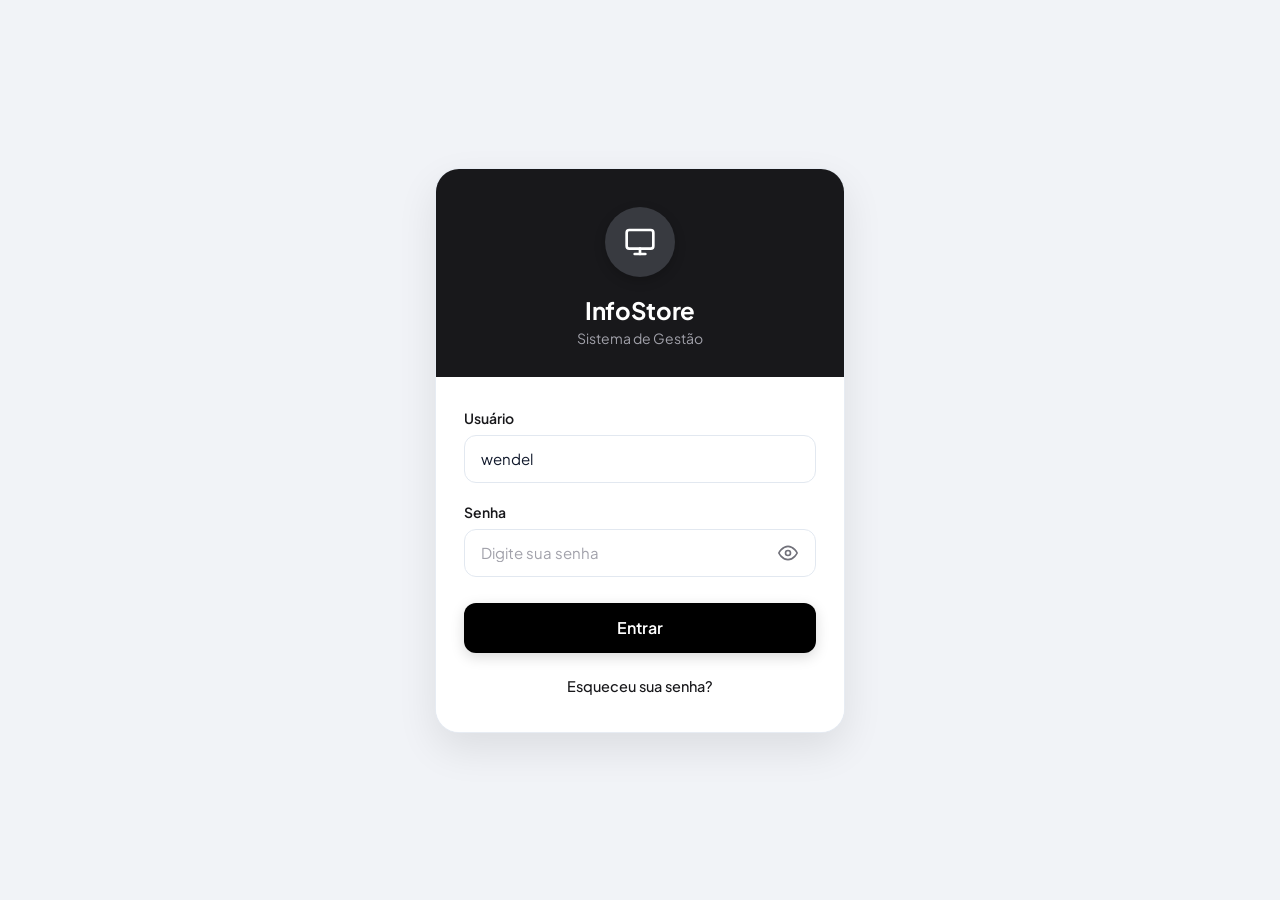
<file: index.html>
<!DOCTYPE html>
<html lang="pt-BR">
<head>
  <meta charset="UTF-8">
  <meta name="viewport" content="width=device-width, initial-scale=1.0">
  <title>InfoStore - Sistema de Gestão</title>
  <!-- Google Fonts -->
  <link rel="preconnect" href="https://fonts.googleapis.com">
  <link rel="preconnect" href="https://fonts.gstatic.com" crossorigin>
  <link href="https://fonts.googleapis.com/css2?family=Plus+Jakarta+Sans:wght@400;500;600;700&display=swap" rel="stylesheet">
  <!-- Folha de Estilos Externa -->
  <link rel="stylesheet" href="style.css">
</head>
<body>

  <!-- ========================================== -->
  <!-- TELA DE LOGIN                              -->
  <!-- ========================================== -->
  <div id="login-screen" class="view-screen active">
    <div class="login-container">
      <div class="login-card">
        
        <!-- Topo Escuro com Logo e Ícone -->
        <header class="login-header">
          <div class="header-icon-circle">
            <svg class="icon-monitor" viewBox="0 0 24 24" fill="none" stroke="currentColor" stroke-width="2" stroke-linecap="round" stroke-linejoin="round">
              <rect x="2" y="3" width="20" height="14" rx="2" ry="2"></rect>
              <line x1="8" y1="21" x2="16" y2="21"></line>
              <line x1="12" y1="17" x2="12" y2="21"></line>
            </svg>
          </div>
          <h1 class="brand-title">InfoStore</h1>
          <p class="brand-subtitle">Sistema de Gestão</p>
        </header>

        <!-- Corpo Branco com Formulário -->
        <main class="login-body">
          <form id="login-form" novalidate>
            
            <!-- Campo Usuário -->
            <div class="form-group">
              <label for="username-input" class="form-label">Usuário</label>
              <div class="input-wrapper">
                <input 
                  type="text" 
                  id="username-input" 
                  class="form-input" 
                  value="wendel" 
                  placeholder="Seu usuário" 
                  required
                  autocomplete="username"
                >
              </div>
            </div>

            <!-- Campo Senha -->
            <div class="form-group">
              <label for="password-input" class="form-label">Senha</label>
              <div class="input-wrapper password-wrapper">
                <input 
                  type="password" 
                  id="password-input" 
                  class="form-input" 
                  placeholder="Digite sua senha" 
                  required
                  autocomplete="current-password"
                >
                <button type="button" id="toggle-password-btn" class="toggle-password-btn" aria-label="Mostrar ou ocultar senha">
                  <svg id="eye-icon" class="icon-eye" viewBox="0 0 24 24" fill="none" stroke="currentColor" stroke-width="2" stroke-linecap="round" stroke-linejoin="round">
                    <path d="M1 12s4-8 11-8 11 8 11 8-4 8-11 8-11-8-11-8z"></path>
                    <circle cx="12" cy="12" r="3"></circle>
                  </svg>
                  <svg id="eye-off-icon" class="icon-eye hidden" viewBox="0 0 24 24" fill="none" stroke="currentColor" stroke-width="2" stroke-linecap="round" stroke-linejoin="round">
                    <path d="M17.94 17.94A10.07 10.07 0 0 1 12 20c-7 0-11-8-11-8a18.45 18.45 0 0 1 5.06-5.94M9.9 4.24A9.12 9.12 0 0 1 12 4c7 0 11 8 11 8a18.5 18.5 0 0 1-2.16 3.19m-6.72-1.07a3 3 0 1 1-4.24-4.24"></path>
                    <line x1="1" y1="1" x2="23" y2="23"></line>
                  </svg>
                </button>
              </div>
            </div>

            <!-- Botão Entrar -->
            <button type="submit" class="btn-primary" id="btn-login">
              <span>Entrar</span>
            </button>

            <!-- Link Esqueceu a Senha -->
            <div class="forgot-password-box">
              <button type="button" id="forgot-password-link" class="link-forgot-password">
                Esqueceu sua senha?
              </button>
            </div>
          </form>
        </main>

      </div>
    </div>
  </div>


  <!-- ========================================== -->
  <!-- APLICAÇÃO PRINCIPAL (DASHBOARD & TELAS)   -->
  <!-- ========================================== -->
  <div id="app-screen" class="view-screen">
    
    <!-- Backdrop do Menu Lateral para Mobile -->
    <div id="sidebar-backdrop" class="sidebar-backdrop"></div>

    <div class="app-layout">
      
      <!-- MENU LATERAL / SIDEBAR -->
      <aside id="app-sidebar" class="app-sidebar">
        <div class="sidebar-header">
          <div class="sidebar-brand">
            <svg class="icon-brand" viewBox="0 0 24 24" fill="none" stroke="currentColor" stroke-width="2" stroke-linecap="round" stroke-linejoin="round">
              <rect x="2" y="3" width="20" height="14" rx="2" ry="2"></rect>
              <line x1="8" y1="21" x2="16" y2="21"></line>
              <line x1="12" y1="17" x2="12" y2="21"></line>
            </svg>
            <span class="brand-name">InfoStore</span>
          </div>
          <button id="close-sidebar-btn" class="close-sidebar-btn" aria-label="Fechar menu">
            <svg viewBox="0 0 24 24" fill="none" stroke="currentColor" stroke-width="2" stroke-linecap="round" stroke-linejoin="round">
              <line x1="18" y1="6" x2="6" y2="18"></line>
              <line x1="6" y1="6" x2="18" y2="18"></line>
            </svg>
          </button>
        </div>

        <nav class="sidebar-nav">
          <ul class="nav-list">
            <li>
              <button class="nav-item active" data-target="dashboard-view">
                <svg class="nav-icon" viewBox="0 0 24 24" fill="none" stroke="currentColor" stroke-width="2" stroke-linecap="round" stroke-linejoin="round">
                  <line x1="18" y1="20" x2="18" y2="10"></line>
                  <line x1="12" y1="20" x2="12" y2="4"></line>
                  <line x1="6" y1="20" x2="6" y2="14"></line>
                </svg>
                <span>Dashboard</span>
              </button>
            </li>
            <li>
              <button class="nav-item" data-target="clientes-view">
                <svg class="nav-icon" viewBox="0 0 24 24" fill="none" stroke="currentColor" stroke-width="2" stroke-linecap="round" stroke-linejoin="round">
                  <path d="M17 21v-2a4 4 0 0 0-4-4H5a4 4 0 0 0-4 4v2"></path>
                  <circle cx="9" cy="7" r="4"></circle>
                  <path d="M23 21v-2a4 4 0 0 0-3-3.87"></path>
                  <path d="M16 3.13a4 4 0 0 1 0 7.75"></path>
                </svg>
                <span>Clientes</span>
              </button>
            </li>
            <li>
              <button class="nav-item" data-target="produtos-view">
                <svg class="nav-icon" viewBox="0 0 24 24" fill="none" stroke="currentColor" stroke-width="2" stroke-linecap="round" stroke-linejoin="round">
                  <path d="M21 16V8a2 2 0 0 0-1-1.73l-7-4a2 2 0 0 0-2 0l-7 4A2 2 0 0 0 3 8v8a2 2 0 0 0 1 1.73l7 4a2 2 0 0 0 2 0l7-4A2 2 0 0 0 21 16z"></path>
                  <polyline points="3.27 6.96 12 12.01 20.73 6.96"></polyline>
                  <line x1="12" y1="22.08" x2="12" y2="12"></line>
                </svg>
                <span>Produtos</span>
              </button>
            </li>
            <li>
              <button class="nav-item" data-target="fornecedores-view">
                <svg class="nav-icon" viewBox="0 0 24 24" fill="none" stroke="currentColor" stroke-width="2" stroke-linecap="round" stroke-linejoin="round">
                  <rect x="1" y="3" width="15" height="13"></rect>
                  <polygon points="16 8 20 8 23 11 23 16 16 16 16 8"></polygon>
                  <circle cx="5.5" cy="18.5" r="2.5"></circle>
                  <circle cx="18.5" cy="18.5" r="2.5"></circle>
                </svg>
                <span>Fornecedores</span>
              </button>
            </li>
            <li>
              <button class="nav-item" data-target="vendas-view">
                <svg class="nav-icon" viewBox="0 0 24 24" fill="none" stroke="currentColor" stroke-width="2" stroke-linecap="round" stroke-linejoin="round">
                  <path d="M6 2L3 6v14a2 2 0 0 0 2 2h14a2 2 0 0 0 2-2V6l-3-4z"></path>
                  <line x1="3" y1="6" x2="21" y2="6"></line>
                  <path d="M16 10a4 4 0 0 1-8 0"></path>
                </svg>
                <span>Vendas</span>
              </button>
            </li>
          </ul>
        </nav>

        <div class="sidebar-footer">
          <button id="logout-btn" class="nav-item btn-logout">
            <svg class="nav-icon" viewBox="0 0 24 24" fill="none" stroke="currentColor" stroke-width="2" stroke-linecap="round" stroke-linejoin="round">
              <path d="M9 21H5a2 2 0 0 1-2-2V5a2 2 0 0 1 2-2h4"></path>
              <polyline points="16 17 21 12 16 7"></polyline>
              <line x1="21" y1="12" x2="9" y2="12"></line>
            </svg>
            <span>Sair</span>
          </button>
        </div>
      </aside>

      <!-- CONTEÚDO PRINCIPAL -->
      <div class="main-wrapper">
        
        <!-- BARRA SUPERIOR (HEADER) -->
        <header class="app-topbar">
          <div class="topbar-left">
            <button id="menu-toggle-btn" class="menu-toggle-btn" aria-label="Abrir menu">
              <svg viewBox="0 0 24 24" fill="none" stroke="currentColor" stroke-width="2" stroke-linecap="round" stroke-linejoin="round">
                <line x1="3" y1="12" x2="21" y2="12"></line>
                <line x1="3" y1="6" x2="21" y2="6"></line>
                <line x1="3" y1="18" x2="21" y2="18"></line>
              </svg>
            </button>
            <h2 id="current-page-title" class="current-page-title">Dashboard</h2>
          </div>

          <div class="topbar-right">
            <button id="theme-toggle" class="theme-icon-btn" title="Alternar visualização rápida de Login/Sistema">
              <svg viewBox="0 0 24 24" fill="none" stroke="currentColor" stroke-width="2" stroke-linecap="round" stroke-linejoin="round">
                <path d="M15 3h4a2 2 0 0 1 2 2v14a2 2 0 0 1-2 2h-4"></path>
                <polyline points="10 17 15 12 10 7"></polyline>
                <line x1="15" y1="12" x2="3" y2="12"></line>
              </svg>
            </button>
            <div class="user-avatar" title="Wendel (Administrador)">
              <span>A</span>
            </div>
          </div>
        </header>

        <!-- ÁREA DOS CONTEÚDOS DAS PÁGINAS -->
        <main class="page-content">

          <!-- 1. SEÇÃO DASHBOARD -->
          <section id="dashboard-view" class="content-section active">
            
            <!-- Cards de Métricas Principais (Grid de 4) -->
            <div class="metrics-grid">
              
              <!-- Card Clientes -->
              <div class="metric-card">
                <div class="metric-icon-wrap icon-purple">
                  <svg viewBox="0 0 24 24" fill="none" stroke="currentColor" stroke-width="2" stroke-linecap="round" stroke-linejoin="round">
                    <path d="M17 21v-2a4 4 0 0 0-4-4H5a4 4 0 0 0-4 4v2"></path>
                    <circle cx="9" cy="7" r="4"></circle>
                    <path d="M23 21v-2a4 4 0 0 0-3-3.87"></path>
                    <path d="M16 3.13a4 4 0 0 1 0 7.75"></path>
                  </svg>
                </div>
                <div class="metric-value">5</div>
                <div class="metric-label">Clientes</div>
              </div>

              <!-- Card Produtos -->
              <div class="metric-card">
                <div class="metric-icon-wrap icon-teal">
                  <svg viewBox="0 0 24 24" fill="none" stroke="currentColor" stroke-width="2" stroke-linecap="round" stroke-linejoin="round">
                    <path d="M21 16V8a2 2 0 0 0-1-1.73l-7-4a2 2 0 0 0-2 0l-7 4A2 2 0 0 0 3 8v8a2 2 0 0 0 1 1.73l7 4a2 2 0 0 0 2 0l7-4A2 2 0 0 0 21 16z"></path>
                    <polyline points="3.27 6.96 12 12.01 20.73 6.96"></polyline>
                    <line x1="12" y1="22.08" x2="12" y2="12"></line>
                  </svg>
                </div>
                <div class="metric-value">5</div>
                <div class="metric-label">Produtos</div>
              </div>

              <!-- Card Vendas -->
              <div class="metric-card">
                <div class="metric-icon-wrap icon-indigo">
                  <svg viewBox="0 0 24 24" fill="none" stroke="currentColor" stroke-width="2" stroke-linecap="round" stroke-linejoin="round">
                    <rect x="2" y="4" width="20" height="16" rx="2"></rect>
                    <line x1="2" y1="10" x2="22" y2="10"></line>
                  </svg>
                </div>
                <div class="metric-value">3</div>
                <div class="metric-label">Vendas</div>
              </div>

              <!-- Card Receita -->
              <div class="metric-card">
                <div class="metric-icon-wrap icon-amber">
                  <svg viewBox="0 0 24 24" fill="none" stroke="currentColor" stroke-width="2" stroke-linecap="round" stroke-linejoin="round">
                    <line x1="12" y1="1" x2="12" y2="23"></line>
                    <path d="M17 5H9.5a3.5 3.5 0 0 0 0 7h5a3.5 3.5 0 0 1 0 7H6"></path>
                  </svg>
                </div>
                <div class="metric-value">R$ 8.4k</div>
                <div class="metric-label">Receita</div>
              </div>

            </div>

            <!-- Gráfico: Vendas — últimos 12 meses -->
            <div class="dashboard-card chart-card">
              <div class="card-header">
                <div>
                  <h3 class="card-title">Vendas — últimos 12 meses</h3>
                  <p class="card-subtitle">Receita acumulada em R$</p>
                </div>
                <div class="chart-badges">
                  <span class="badge-growth">+24.8% no ano</span>
                </div>
              </div>

              <!-- Área SVG Interativa do Gráfico -->
              <div class="chart-container" id="sales-chart-container">
                <svg id="sales-chart" viewBox="0 0 600 180" preserveAspectRatio="none">
                  <defs>
                    <linearGradient id="chartGradient" x1="0" y1="0" x2="0" y2="1">
                      <stop offset="0%" stop-color="#6366f1" stop-opacity="0.38"/>
                      <stop offset="60%" stop-color="#818cf8" stop-opacity="0.12"/>
                      <stop offset="100%" stop-color="#6366f1" stop-opacity="0.0"/>
                    </linearGradient>
                  </defs>

                  <!-- Área preenchida -->
                  <polygon 
                    id="chart-area" 
                    fill="url(#chartGradient)" 
                    points="20,150 70,128 120,142 170,118 220,135 270,110 320,126 370,88 420,102 470,74 520,90 570,55 570,170 20,170"
                  />

                  <!-- Linha do gráfico -->
                  <polyline 
                    id="chart-line" 
                    fill="none" 
                    stroke="#5b57d6" 
                    stroke-width="3" 
                    stroke-linecap="round" 
                    stroke-linejoin="round"
                    points="20,150 70,128 120,142 170,118 220,135 270,110 320,126 370,88 420,102 470,74 520,90 570,55"
                  />

                  <!-- Pontos interativos -->
                  <g id="chart-points" class="chart-points-group"></g>
                </svg>

                <!-- Tooltip dinâmico do gráfico -->
                <div id="chart-tooltip" class="chart-tooltip"></div>
              </div>

              <!-- Meses no rodapé do gráfico -->
              <div class="chart-months">
                <span>Jan</span><span>Fev</span><span>Mar</span><span>Abr</span>
                <span>Mai</span><span>Jun</span><span>Jul</span><span>Ago</span>
                <span>Set</span><span>Out</span><span>Nov</span><span>Dez</span>
              </div>
            </div>

            <!-- Card: Últimas vendas -->
            <div class="dashboard-card recent-sales-card">
              <div class="card-header">
                <h3 class="card-title">Últimas vendas</h3>
                <button class="btn-text-action" onclick="appNavigation.switchTab('vendas-view')">Ver todas</button>
              </div>

              <div class="sales-list">
                
                <div class="sale-item">
                  <div class="sale-info">
                    <span class="sale-customer">Ana Souza</span>
                    <span class="sale-date">15/05/2024</span>
                  </div>
                  <div class="sale-meta">
                    <span class="sale-amount">R$ 3299.90</span>
                    <span class="status-badge badge-completed">Concluída</span>
                  </div>
                </div>

                <div class="sale-item">
                  <div class="sale-info">
                    <span class="sale-customer">Bruno Lima</span>
                    <span class="sale-date">16/05/2024</span>
                  </div>
                  <div class="sale-meta">
                    <span class="sale-amount">R$ 3799.80</span>
                    <span class="status-badge badge-completed">Concluída</span>
                  </div>
                </div>

                <div class="sale-item">
                  <div class="sale-info">
                    <span class="sale-customer">Diego Nunes</span>
                    <span class="sale-date">17/05/2024</span>
                  </div>
                  <div class="sale-meta">
                    <span class="sale-amount">R$ 349.90</span>
                    <span class="status-badge badge-pending">Pendente</span>
                  </div>
                </div>

                <div class="sale-item">
                  <div class="sale-info">
                    <span class="sale-customer">Elena Prado</span>
                    <span class="sale-date">18/05/2024</span>
                  </div>
                  <div class="sale-meta">
                    <span class="sale-amount">R$ 1289.70</span>
                    <span class="status-badge badge-completed">Concluída</span>
                  </div>
                </div>

              </div>
            </div>

            <!-- Card: Produtos com estoque baixo -->
            <div class="dashboard-card low-stock-card">
              <div class="card-header">
                <h3 class="card-title">Produtos com estoque baixo</h3>
                <span class="card-chip">5 alertas</span>
              </div>

              <div class="table-responsive">
                <table class="custom-table">
                  <thead>
                    <tr>
                      <th>PRODUTO</th>
                      <th>CATEGORIA</th>
                      <th>ESTOQUE</th>
                      <th>STATUS</th>
                    </tr>
                  </thead>
                  <tbody>
                    <tr>
                      <td class="font-medium">Notebook Dell Inspiron</td>
                      <td class="text-secondary">Notebooks</td>
                      <td><span class="stock-pill stock-warning">12</span></td>
                      <td><span class="status-badge badge-active">Ativo</span></td>
                    </tr>
                    <tr>
                      <td class="font-medium">Monitor LG 27" 4K</td>
                      <td class="text-secondary">Monitores</td>
                      <td><span class="stock-pill stock-danger">8</span></td>
                      <td><span class="status-badge badge-active">Ativo</span></td>
                    </tr>
                    <tr>
                      <td class="font-medium">Teclado Mecânico Redragon</td>
                      <td class="text-secondary">Periféricos</td>
                      <td><span class="stock-pill stock-warning">25</span></td>
                      <td><span class="status-badge badge-active">Ativo</span></td>
                    </tr>
                    <tr>
                      <td class="font-medium">Mouse Logitech MX Master</td>
                      <td class="text-secondary">Periféricos</td>
                      <td><span class="stock-pill stock-critical">0</span></td>
                      <td><span class="status-badge badge-inactive">Inativo</span></td>
                    </tr>
                    <tr>
                      <td class="font-medium">SSD Kingston 1TB</td>
                      <td class="text-secondary">Armazenamento</td>
                      <td><span class="stock-pill stock-safe">30</span></td>
                      <td><span class="status-badge badge-active">Ativo</span></td>
                    </tr>
                  </tbody>
                </table>
              </div>
            </div>

          </section>

          <!-- 2. SEÇÃO CLIENTES -->
          <section id="clientes-view" class="content-section">
            <div class="section-top-actions">
              <div class="search-box">
                <svg viewBox="0 0 24 24" fill="none" stroke="currentColor" stroke-width="2">
                  <circle cx="11" cy="11" r="8"></circle>
                  <line x1="21" y1="21" x2="16.65" y2="16.65"></line>
                </svg>
                <input type="text" id="filter-clientes" placeholder="Buscar cliente por nome ou email...">
              </div>
              <button class="btn-primary-action" onclick="appModal.open('cliente')">
                <span>+ Novo Cliente</span>
              </button>
            </div>

            <div class="dashboard-card">
              <div class="table-responsive">
                <table class="custom-table" id="clientes-table">
                  <thead>
                    <tr>
                      <th>NOME</th>
                      <th>EMAIL</th>
                      <th>TELEFONE</th>
                      <th>CIDADE</th>
                      <th>STATUS</th>
                    </tr>
                  </thead>
                  <tbody>
                    <tr>
                      <td class="font-medium">Ana Souza</td>
                      <td class="text-secondary">ana.souza@email.com</td>
                      <td>(11) 98765-4321</td>
                      <td>São Paulo - SP</td>
                      <td><span class="status-badge badge-active">Ativo</span></td>
                    </tr>
                    <tr>
                      <td class="font-medium">Bruno Lima</td>
                      <td class="text-secondary">bruno.lima@email.com</td>
                      <td>(21) 99123-4567</td>
                      <td>Rio de Janeiro - RJ</td>
                      <td><span class="status-badge badge-active">Ativo</span></td>
                    </tr>
                    <tr>
                      <td class="font-medium">Diego Nunes</td>
                      <td class="text-secondary">diego.nunes@email.com</td>
                      <td>(31) 98234-5678</td>
                      <td>Belo Horizonte - MG</td>
                      <td><span class="status-badge badge-active">Ativo</span></td>
                    </tr>
                    <tr>
                      <td class="font-medium">Elena Prado</td>
                      <td class="text-secondary">elena.prado@email.com</td>
                      <td>(41) 97345-6789</td>
                      <td>Curitiba - PR</td>
                      <td><span class="status-badge badge-active">Ativo</span></td>
                    </tr>
                    <tr>
                      <td class="font-medium">Carlos Eduardo</td>
                      <td class="text-secondary">carlos.edu@email.com</td>
                      <td>(19) 98456-7890</td>
                      <td>Campinas - SP</td>
                      <td><span class="status-badge badge-inactive">Inativo</span></td>
                    </tr>
                  </tbody>
                </table>
              </div>
            </div>
          </section>

          <!-- 3. SEÇÃO PRODUTOS -->
          <section id="produtos-view" class="content-section">
            <div class="section-top-actions">
              <div class="search-box">
                <svg viewBox="0 0 24 24" fill="none" stroke="currentColor" stroke-width="2">
                  <circle cx="11" cy="11" r="8"></circle>
                  <line x1="21" y1="21" x2="16.65" y2="16.65"></line>
                </svg>
                <input type="text" id="filter-produtos" placeholder="Buscar produto ou categoria...">
              </div>
              <button class="btn-primary-action" onclick="appModal.open('produto')">
                <span>+ Novo Produto</span>
              </button>
            </div>

            <div class="dashboard-card">
              <div class="table-responsive">
                <table class="custom-table" id="produtos-table">
                  <thead>
                    <tr>
                      <th>PRODUTO</th>
                      <th>CATEGORIA</th>
                      <th>PREÇO</th>
                      <th>ESTOQUE</th>
                      <th>STATUS</th>
                    </tr>
                  </thead>
                  <tbody>
                    <tr>
                      <td class="font-medium">Notebook Dell Inspiron</td>
                      <td class="text-secondary">Notebooks</td>
                      <td class="font-medium">R$ 3.899,00</td>
                      <td><span class="stock-pill stock-warning">12 un</span></td>
                      <td><span class="status-badge badge-active">Ativo</span></td>
                    </tr>
                    <tr>
                      <td class="font-medium">Monitor LG 27" 4K</td>
                      <td class="text-secondary">Monitores</td>
                      <td class="font-medium">R$ 1.949,00</td>
                      <td><span class="stock-pill stock-danger">8 un</span></td>
                      <td><span class="status-badge badge-active">Ativo</span></td>
                    </tr>
                    <tr>
                      <td class="font-medium">Teclado Mecânico Redragon</td>
                      <td class="text-secondary">Periféricos</td>
                      <td class="font-medium">R$ 289,90</td>
                      <td><span class="stock-pill stock-warning">25 un</span></td>
                      <td><span class="status-badge badge-active">Ativo</span></td>
                    </tr>
                    <tr>
                      <td class="font-medium">Mouse Logitech MX Master</td>
                      <td class="text-secondary">Periféricos</td>
                      <td class="font-medium">R$ 499,00</td>
                      <td><span class="stock-pill stock-critical">0 un</span></td>
                      <td><span class="status-badge badge-inactive">Inativo</span></td>
                    </tr>
                    <tr>
                      <td class="font-medium">SSD Kingston 1TB NVMe</td>
                      <td class="text-secondary">Armazenamento</td>
                      <td class="font-medium">R$ 389,00</td>
                      <td><span class="stock-pill stock-safe">30 un</span></td>
                      <td><span class="status-badge badge-active">Ativo</span></td>
                    </tr>
                  </tbody>
                </table>
              </div>
            </div>
          </section>

          <!-- 4. SEÇÃO FORNECEDORES -->
          <section id="fornecedores-view" class="content-section">
            <div class="section-top-actions">
              <div class="search-box">
                <svg viewBox="0 0 24 24" fill="none" stroke="currentColor" stroke-width="2">
                  <circle cx="11" cy="11" r="8"></circle>
                  <line x1="21" y1="21" x2="16.65" y2="16.65"></line>
                </svg>
                <input type="text" id="filter-fornecedores" placeholder="Buscar fornecedor...">
              </div>
              <button class="btn-primary-action" onclick="appModal.open('fornecedor')">
                <span>+ Novo Fornecedor</span>
              </button>
            </div>

            <div class="dashboard-card">
              <div class="table-responsive">
                <table class="custom-table" id="fornecedores-table">
                  <thead>
                    <tr>
                      <th>EMPRESA</th>
                      <th>SEGMENTO</th>
                      <th>CONTATO</th>
                      <th>CNPJ</th>
                      <th>STATUS</th>
                    </tr>
                  </thead>
                  <tbody>
                    <tr>
                      <td class="font-medium">Dell Computadores do Brasil</td>
                      <td class="text-secondary">Notebooks e PCs</td>
                      <td>suporte@dell.com.br</td>
                      <td>72.381.189/0001-10</td>
                      <td><span class="status-badge badge-active">Ativo</span></td>
                    </tr>
                    <tr>
                      <td class="font-medium">LG Electronics Brasil</td>
                      <td class="text-secondary">Monitores e Displays</td>
                      <td>comercial@lge.com.br</td>
                      <td>01.166.372/0008-21</td>
                      <td><span class="status-badge badge-active">Ativo</span></td>
                    </tr>
                    <tr>
                      <td class="font-medium">Redragon Gaming Brasil</td>
                      <td class="text-secondary">Periféricos Gamer</td>
                      <td>vendas@redragon.com.br</td>
                      <td>33.456.789/0001-44</td>
                      <td><span class="status-badge badge-active">Ativo</span></td>
                    </tr>
                    <tr>
                      <td class="font-medium">Kingston Technology</td>
                      <td class="text-secondary">Memórias & SSDs</td>
                      <td>contato@kingston.com</td>
                      <td>12.789.456/0002-99</td>
                      <td><span class="status-badge badge-active">Ativo</span></td>
                    </tr>
                  </tbody>
                </table>
              </div>
            </div>
          </section>

          <!-- 5. SEÇÃO VENDAS -->
          <section id="vendas-view" class="content-section">
            <div class="section-top-actions">
              <div class="search-box">
                <svg viewBox="0 0 24 24" fill="none" stroke="currentColor" stroke-width="2">
                  <circle cx="11" cy="11" r="8"></circle>
                  <line x1="21" y1="21" x2="16.65" y2="16.65"></line>
                </svg>
                <input type="text" id="filter-vendas" placeholder="Buscar venda por cliente ou ID...">
              </div>
              <button class="btn-primary-action" onclick="appModal.open('venda')">
                <span>+ Registrar Venda</span>
              </button>
            </div>

            <div class="dashboard-card">
              <div class="table-responsive">
                <table class="custom-table" id="vendas-table">
                  <thead>
                    <tr>
                      <th>PEDIDO</th>
                      <th>CLIENTE</th>
                      <th>DATA</th>
                      <th>VALOR</th>
                      <th>STATUS</th>
                    </tr>
                  </thead>
                  <tbody>
                    <tr>
                      <td class="font-medium">#VD-1049</td>
                      <td>Ana Souza</td>
                      <td class="text-secondary">15/05/2024</td>
                      <td class="font-medium">R$ 3.299,90</td>
                      <td><span class="status-badge badge-completed">Concluída</span></td>
                    </tr>
                    <tr>
                      <td class="font-medium">#VD-1050</td>
                      <td>Bruno Lima</td>
                      <td class="text-secondary">16/05/2024</td>
                      <td class="font-medium">R$ 3.799,80</td>
                      <td><span class="status-badge badge-completed">Concluída</span></td>
                    </tr>
                    <tr>
                      <td class="font-medium">#VD-1051</td>
                      <td>Diego Nunes</td>
                      <td class="text-secondary">17/05/2024</td>
                      <td class="font-medium">R$ 349,90</td>
                      <td><span class="status-badge badge-pending">Pendente</span></td>
                    </tr>
                    <tr>
                      <td class="font-medium">#VD-1052</td>
                      <td>Elena Prado</td>
                      <td class="text-secondary">18/05/2024</td>
                      <td class="font-medium">R$ 1.289,70</td>
                      <td><span class="status-badge badge-completed">Concluída</span></td>
                    </tr>
                  </tbody>
                </table>
              </div>
            </div>
          </section>

        </main>
      </div>

    </div>
  </div>


  <!-- ========================================== -->
  <!-- MODAL GENÉRICO / NOTIFICAÇÃO               -->
  <!-- ========================================== -->
  <div id="app-modal" class="modal-overlay">
    <div class="modal-card">
      <div class="modal-header">
        <h4 id="modal-title">Novo Registro</h4>
        <button id="modal-close-btn" class="modal-close" aria-label="Fechar">✕</button>
      </div>
      <div class="modal-body" id="modal-body">
        <p>Preencha os campos para cadastrar um novo item no sistema:</p>
        <div class="form-group" style="margin-top: 14px;">
          <label class="form-label">Identificação / Nome</label>
          <input type="text" class="form-input" id="modal-input-name" placeholder="Digite o nome...">
        </div>
        <div class="form-group">
          <label class="form-label">Detalhes / Descrição</label>
          <input type="text" class="form-input" id="modal-input-detail" placeholder="Informação adicional...">
        </div>
      </div>
      <div class="modal-actions">
        <button type="button" class="btn-secondary" onclick="appModal.close()">Cancelar</button>
        <button type="button" class="btn-primary" onclick="appModal.save()">Salvar</button>
      </div>
    </div>
  </div>

  <!-- Toast de Notificações -->
  <div id="toast" class="toast">
    <span id="toast-message">Notificação</span>
  </div>

  <!-- Script JavaScript Externo -->
  <script src="script.js"></script>
</body>
</html>
</file>
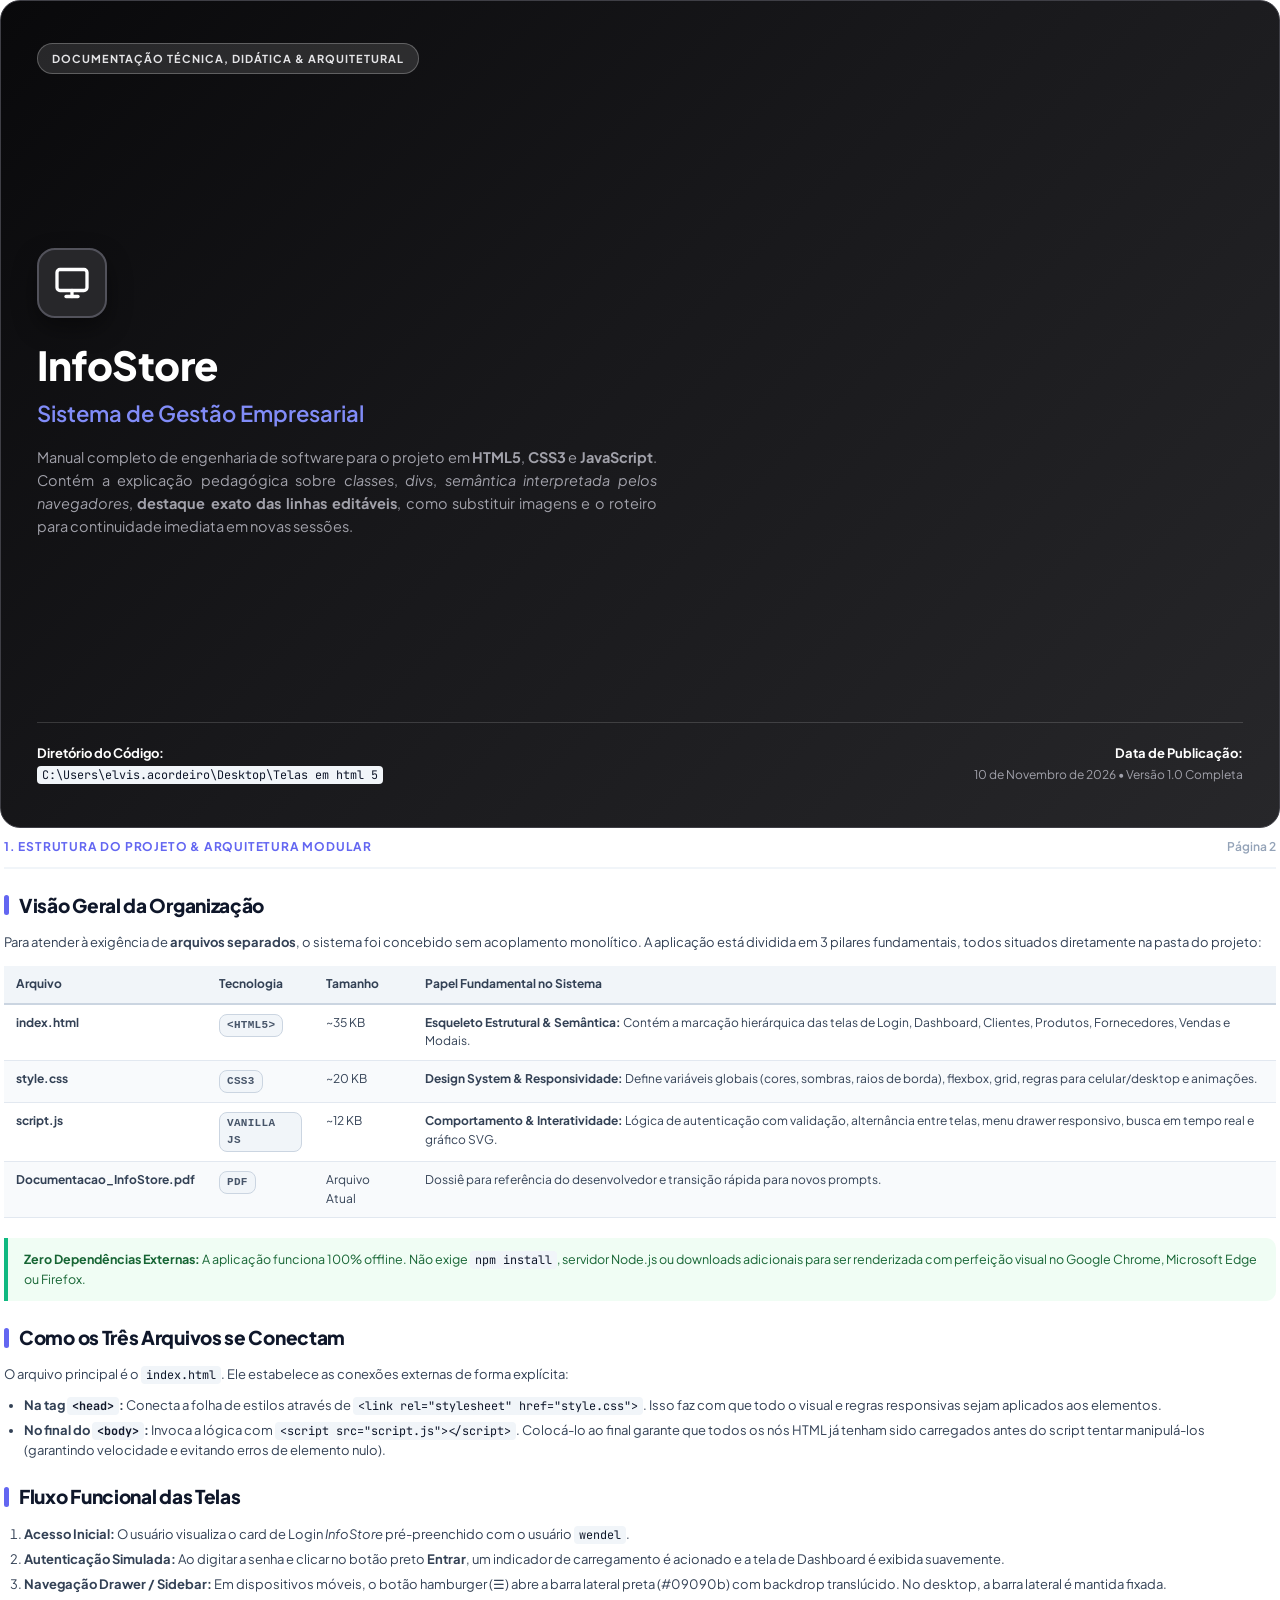
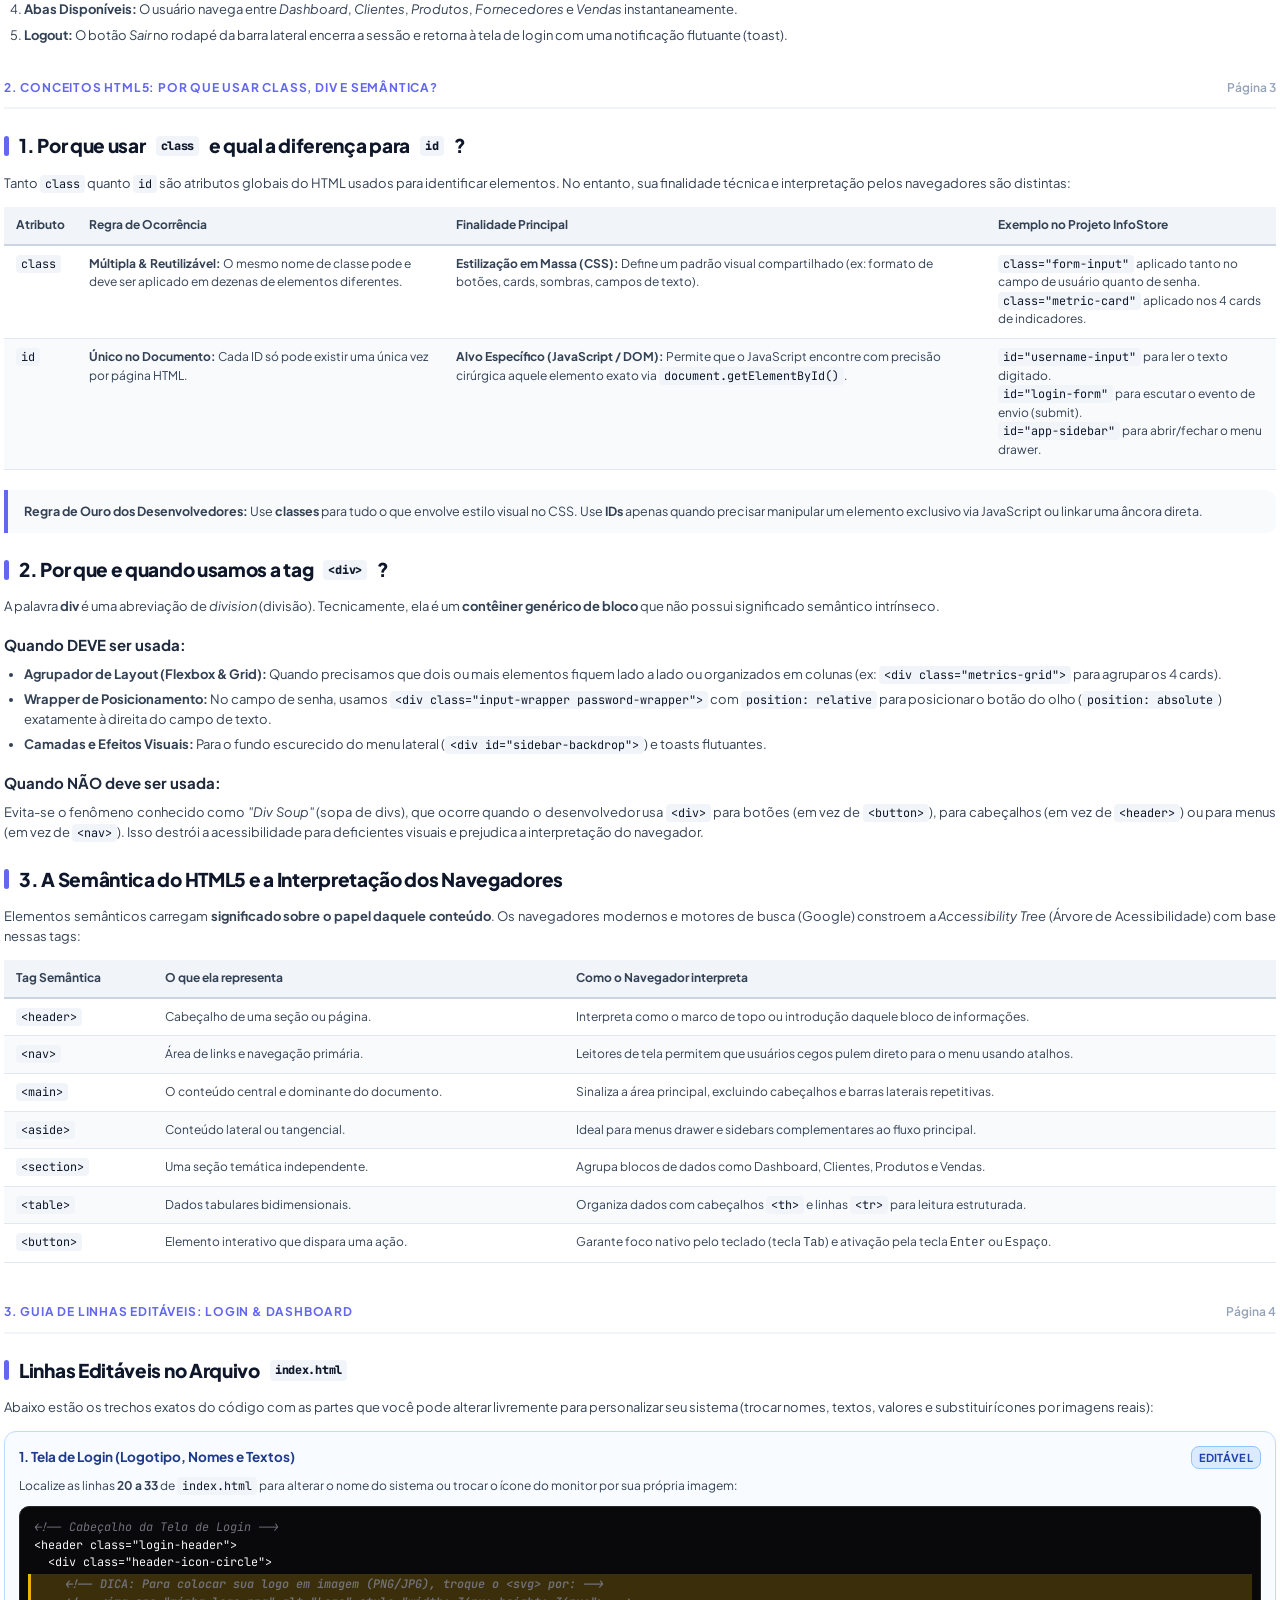
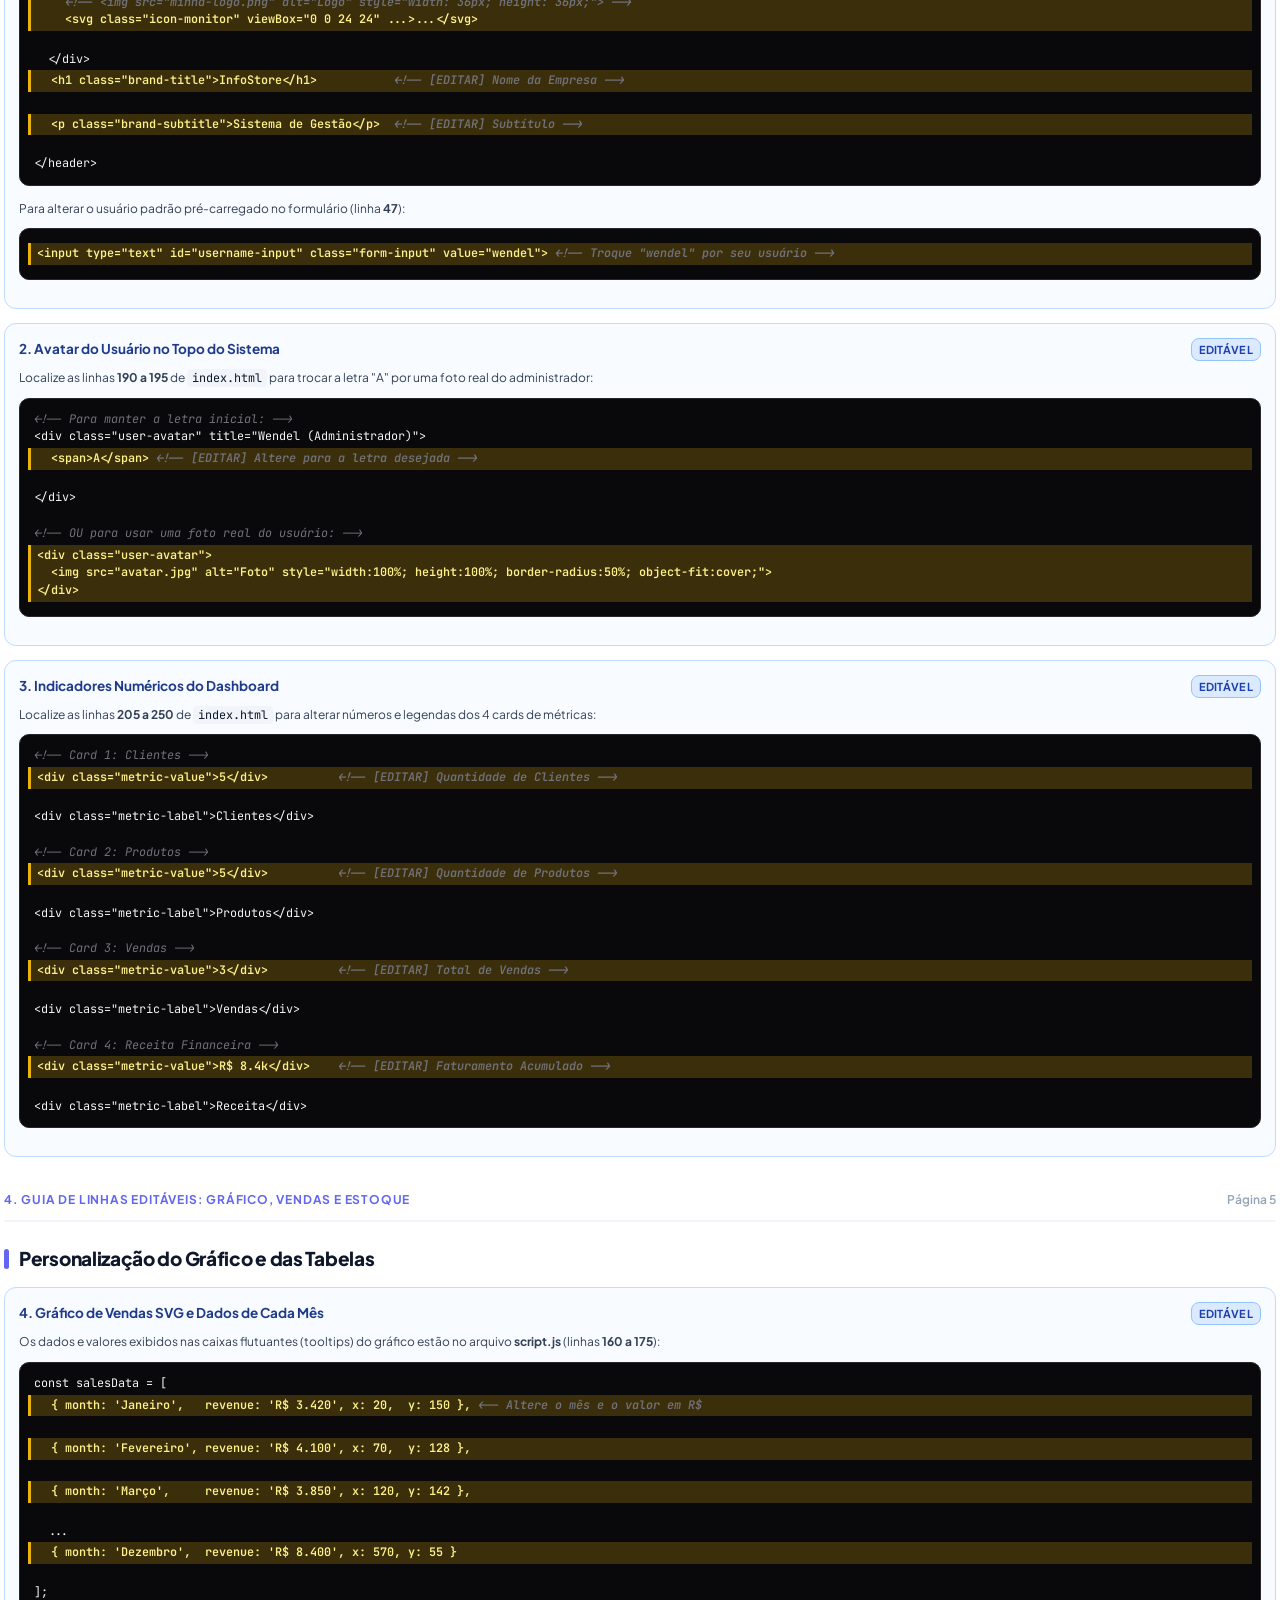
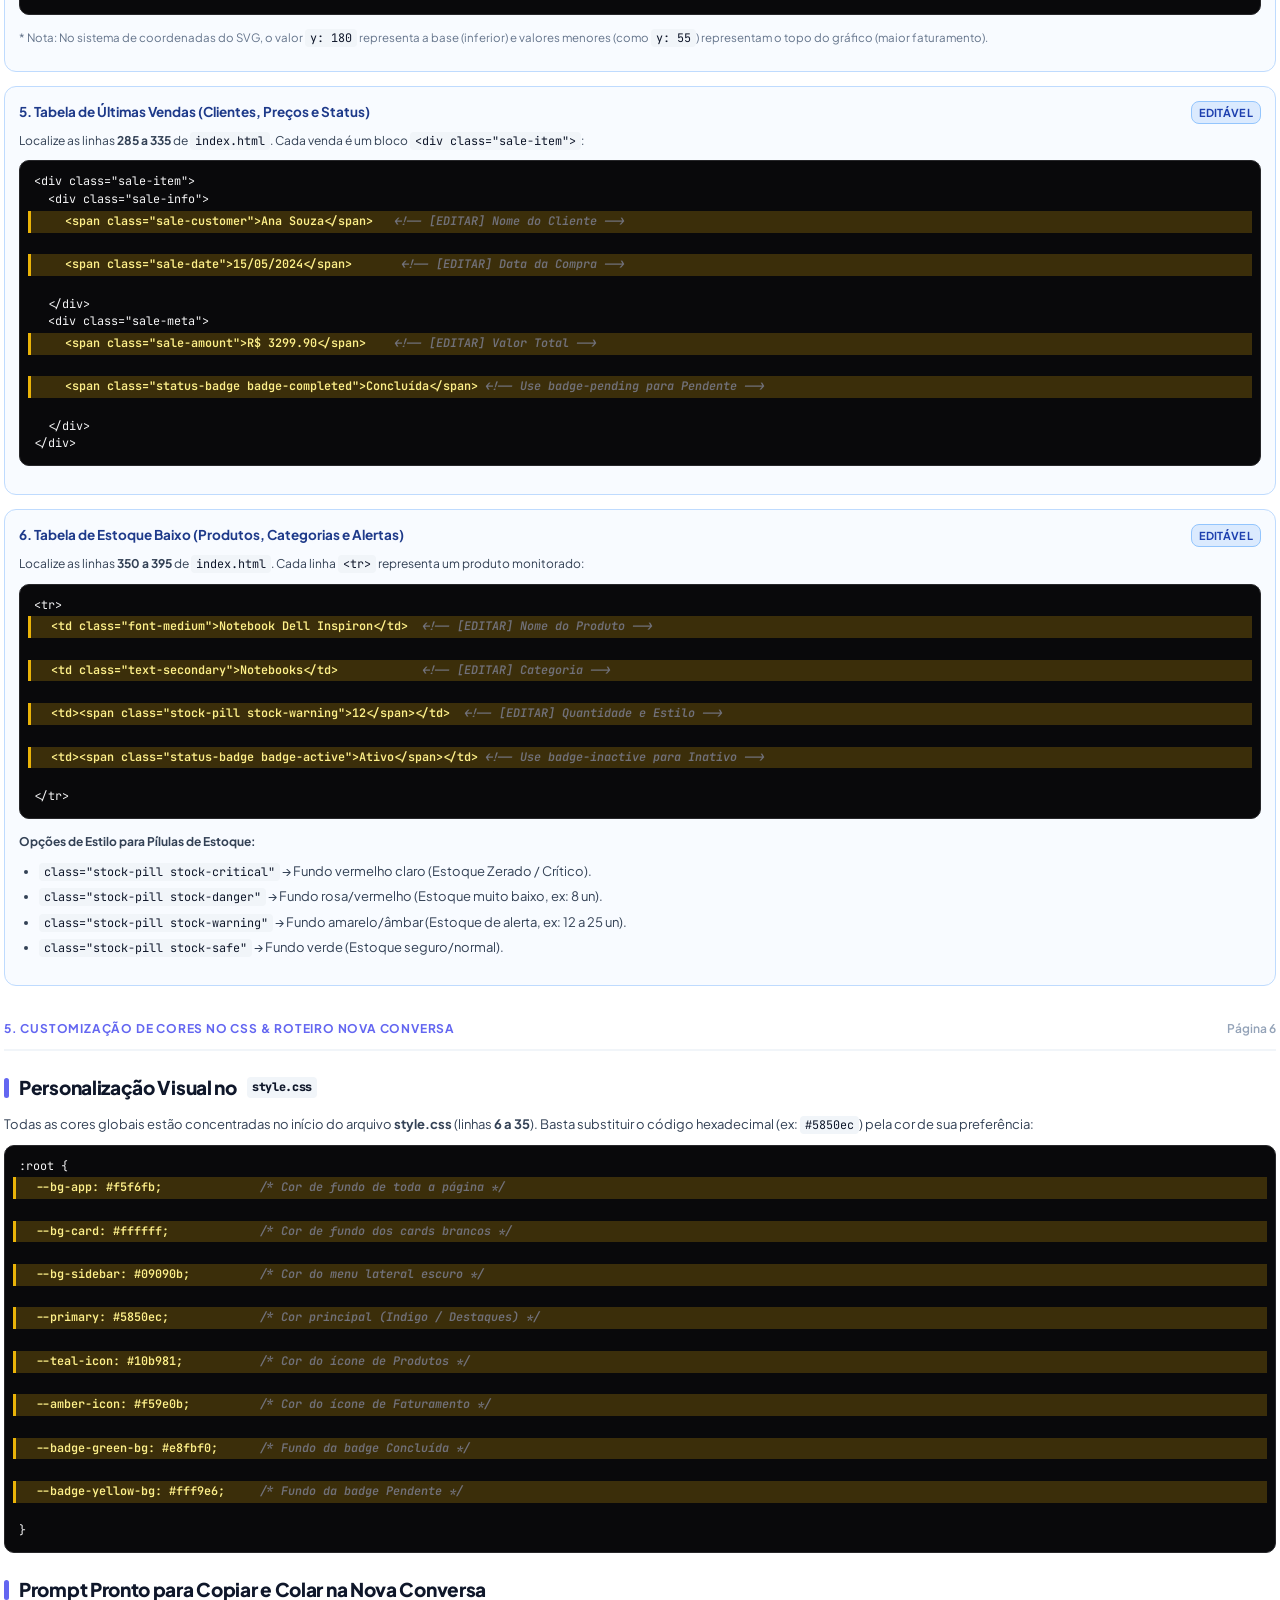
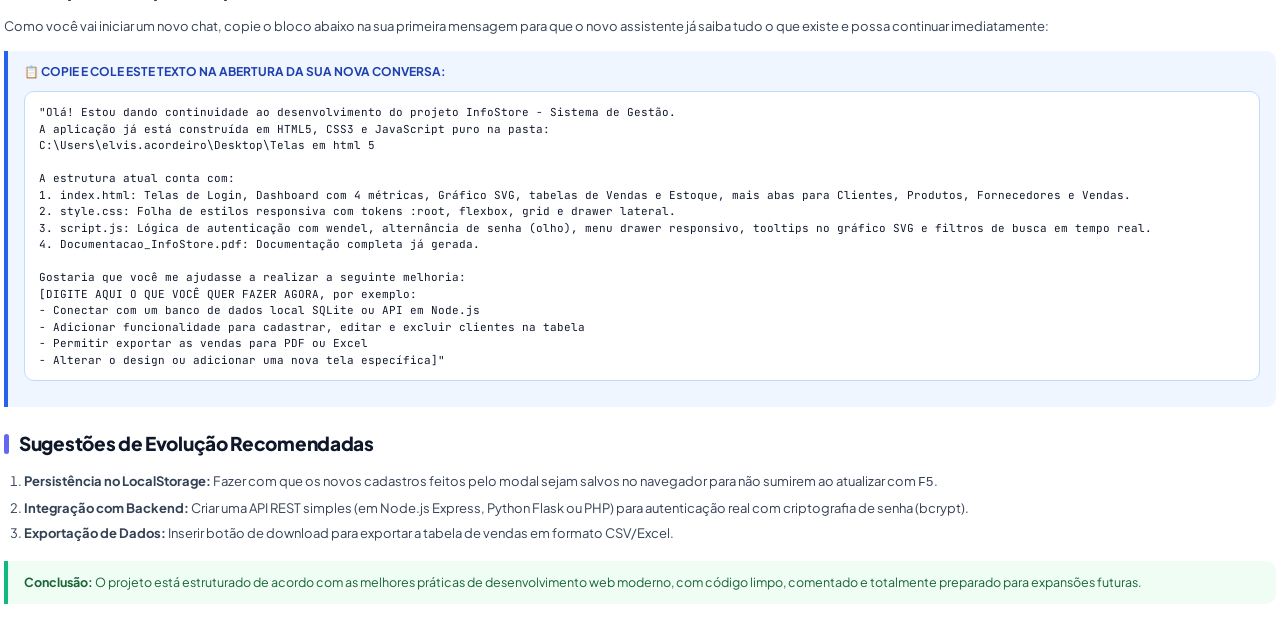
<file: documentacao.html>
<!DOCTYPE html>
<html lang="pt-BR">
<head>
  <meta charset="UTF-8">
  <title>InfoStore - Manual Completo, Semântica HTML5 e Guia de Edição</title>
  <style>
    @import url('https://fonts.googleapis.com/css2?family=Plus+Jakarta+Sans:wght@300;400;500;600;700;800&family=JetBrains+Mono:wght@400;500;600&display=swap');

    @page {
      size: A4;
      margin: 16mm 14mm 16mm 14mm;
    }

    * {
      box-sizing: border-box;
      margin: 0;
      padding: 0;
    }

    body {
      font-family: 'Plus Jakarta Sans', -apple-system, BlinkMacSystemFont, "Segoe UI", Roboto, sans-serif;
      color: #1e293b;
      background-color: #ffffff;
      line-height: 1.55;
      font-size: 13px;
    }

    .page-break {
      page-break-before: always;
      break-before: page;
    }

    .avoid-break {
      page-break-inside: avoid;
      break-inside: avoid;
    }

    /* --- CAPA --- */
    .cover {
      min-height: 92vh;
      display: flex;
      flex-direction: column;
      justify-content: space-between;
      padding: 42px 36px;
      border-radius: 20px;
      background: linear-gradient(135deg, #09090b 0%, #18181b 45%, #27272a 100%);
      color: #ffffff;
      border: 1px solid #3f3f46;
      position: relative;
    }

    .cover-tag {
      display: inline-block;
      align-self: flex-start;
      background: rgba(255, 255, 255, 0.12);
      border: 1px solid rgba(255, 255, 255, 0.25);
      padding: 6px 14px;
      border-radius: 20px;
      font-size: 11px;
      font-weight: 700;
      letter-spacing: 1px;
      text-transform: uppercase;
      color: #e4e4e7;
    }

    .cover-center {
      margin: 40px 0;
    }

    .cover-icon-box {
      width: 70px;
      height: 70px;
      background: #27272a;
      border: 2px solid #52525b;
      border-radius: 18px;
      display: flex;
      align-items: center;
      justify-content: center;
      margin-bottom: 24px;
      box-shadow: 0 10px 25px rgba(0,0,0,0.4);
    }

    .cover-icon-box svg {
      width: 36px;
      height: 36px;
      color: #ffffff;
    }

    .cover-title {
      font-size: 40px;
      font-weight: 800;
      letter-spacing: -0.5px;
      line-height: 1.15;
      margin-bottom: 8px;
    }

    .cover-subtitle {
      font-size: 22px;
      font-weight: 600;
      color: #818cf8;
      margin-bottom: 16px;
    }

    .cover-desc {
      font-size: 14.5px;
      font-weight: 400;
      color: #a1a1aa;
      max-width: 620px;
      line-height: 1.6;
    }

    .cover-footer {
      border-top: 1px solid rgba(255, 255, 255, 0.15);
      padding-top: 20px;
      display: flex;
      justify-content: space-between;
      align-items: flex-end;
      font-size: 12px;
      color: #a1a1aa;
    }

    .cover-footer strong {
      color: #ffffff;
      display: block;
      font-size: 13px;
      margin-bottom: 3px;
    }

    /* --- CABEÇALHO DAS PÁGINAS --- */
    .doc-page {
      padding: 10px 4px;
    }

    .page-header {
      display: flex;
      justify-content: space-between;
      align-items: center;
      border-bottom: 2px solid #f1f5f9;
      padding-bottom: 10px;
      margin-bottom: 22px;
    }

    .page-header-title {
      font-size: 12px;
      font-weight: 700;
      color: #6366f1;
      text-transform: uppercase;
      letter-spacing: 0.8px;
    }

    .page-header-num {
      font-size: 12px;
      color: #94a3b8;
      font-weight: 600;
    }

    /* --- TIPOGRAFIA --- */
    h2 {
      font-size: 19px;
      font-weight: 800;
      color: #0f172a;
      letter-spacing: -0.3px;
      margin: 22px 0 12px;
      display: flex;
      align-items: center;
      gap: 10px;
    }

    h2::before {
      content: "";
      display: inline-block;
      width: 5px;
      height: 20px;
      background-color: #6366f1;
      border-radius: 4px;
    }

    h3 {
      font-size: 15px;
      font-weight: 700;
      color: #1e293b;
      margin: 16px 0 8px;
    }

    h4 {
      font-size: 13.5px;
      font-weight: 700;
      color: #334155;
      margin: 12px 0 6px;
    }

    p {
      margin-bottom: 10px;
      color: #334155;
      text-align: justify;
    }

    /* --- DESTAQUES / BOXES --- */
    .callout {
      background-color: #f8fafc;
      border-left: 4px solid #6366f1;
      border-radius: 0 10px 10px 0;
      padding: 12px 16px;
      margin: 14px 0;
      font-size: 12.5px;
      color: #334155;
    }

    .callout-editable {
      background-color: #eff6ff;
      border-left-color: #2563eb;
      color: #1e40af;
    }

    .callout-success {
      background-color: #f0fdf4;
      border-left-color: #10b981;
      color: #166534;
    }

    .callout-warning {
      background-color: #fffbeb;
      border-left-color: #f59e0b;
      color: #92400e;
    }

    /* --- BADGES --- */
    .badge {
      display: inline-block;
      padding: 2px 7px;
      border-radius: 8px;
      font-size: 11px;
      font-weight: 700;
      text-transform: uppercase;
      letter-spacing: 0.3px;
    }

    .badge-edit { background: #dbeafe; color: #1e40af; border: 1px solid #93c5fd; }
    .badge-tag { background: #f1f5f9; color: #475569; border: 1px solid #cbd5e1; font-family: monospace; }
    .badge-green { background: #dcfce7; color: #15803d; }
    .badge-purple { background: #ede9fe; color: #6d28d9; }

    /* --- TABELAS --- */
    table {
      width: 100%;
      border-collapse: collapse;
      margin: 14px 0 20px;
      font-size: 12px;
    }

    th {
      background-color: #f1f5f9;
      color: #334155;
      font-weight: 700;
      text-align: left;
      padding: 9px 12px;
      border-bottom: 2px solid #cbd5e1;
    }

    td {
      padding: 9px 12px;
      border-bottom: 1px solid #e2e8f0;
      color: #334155;
      vertical-align: top;
    }

    tr:nth-child(even) td {
      background-color: #f8fafc;
    }

    /* --- CÓDIGO E LINHAS EDITÁVEIS --- */
    pre {
      background-color: #09090b;
      color: #f4f4f5;
      padding: 12px 14px;
      border-radius: 10px;
      font-family: 'JetBrains Mono', Consolas, Monaco, monospace;
      font-size: 11.2px;
      line-height: 1.5;
      margin: 10px 0 14px;
      border: 1px solid #27272a;
    }

    code {
      font-family: 'JetBrains Mono', Consolas, Monaco, monospace;
      font-size: 11.8px;
      background-color: #f1f5f9;
      color: #0f172a;
      padding: 1px 5px;
      border-radius: 4px;
    }

    pre code {
      background-color: transparent;
      color: inherit;
      padding: 0;
    }

    .code-comment { color: #71717a; font-style: italic; }
    .code-tag { color: #f43f5e; font-weight: 600; }
    .code-attr { color: #38bdf8; }
    .code-val { color: #a3e635; }
    .code-highlight {
      background-color: rgba(234, 179, 8, 0.22);
      border-left: 3px solid #eab308;
      display: block;
      padding: 2px 6px;
      margin: 2px -6px;
      color: #fef08a;
      font-weight: 600;
    }

    .edit-card {
      border: 1.5px solid #bfdbfe;
      background-color: #f8fbff;
      border-radius: 12px;
      padding: 14px;
      margin: 14px 0;
    }

    .edit-card-header {
      display: flex;
      align-items: center;
      justify-content: space-between;
      margin-bottom: 8px;
    }

    .edit-card-title {
      font-size: 13.5px;
      font-weight: 700;
      color: #1e3a8a;
    }

    ul, ol {
      margin: 8px 0 14px 20px;
      color: #334155;
    }

    li {
      margin-bottom: 5px;
    }
  </style>
</head>
<body>

  <!-- ======================================================== -->
  <!-- CAPA DO MANUAL                                           -->
  <!-- ======================================================== -->
  <div class="cover">
    <div class="cover-tag">Documentação Técnica, Didática & Arquitetural</div>

    <div class="cover-center">
      <div class="cover-icon-box">
        <svg viewBox="0 0 24 24" fill="none" stroke="currentColor" stroke-width="2.2" stroke-linecap="round" stroke-linejoin="round">
          <rect x="2" y="3" width="20" height="14" rx="2" ry="2"></rect>
          <line x1="8" y1="21" x2="16" y2="21"></line>
          <line x1="12" y1="17" x2="12" y2="21"></line>
        </svg>
      </div>
      <h1 class="cover-title">InfoStore</h1>
      <div class="cover-subtitle">Sistema de Gestão Empresarial</div>
      <p class="cover-desc">
        Manual completo de engenharia de software para o projeto em <strong>HTML5</strong>, <strong>CSS3</strong> e <strong>JavaScript</strong>. Contém a explicação pedagógica sobre <em>classes</em>, <em>divs</em>, <em>semântica interpretada pelos navegadores</em>, <strong>destaque exato das linhas editáveis</strong>, como substituir imagens e o roteiro para continuidade imediata em novas sessões.
      </p>
    </div>

    <div class="cover-footer">
      <div>
        <strong>Diretório do Código:</strong>
        <code>C:\Users\elvis.acordeiro\Desktop\Telas em html 5</code>
      </div>
      <div style="text-align: right;">
        <strong>Data de Publicação:</strong>
        10 de Novembro de 2026 • Versão 1.0 Completa
      </div>
    </div>
  </div>


  <!-- ======================================================== -->
  <!-- PÁGINA 2: ESTRUTURA E ARQUITETURA DE ARQUIVOS            -->
  <!-- ======================================================== -->
  <div class="page-break"></div>
  <div class="doc-page">
    
    <div class="page-header">
      <div class="page-header-title">1. Estrutura do Projeto & Arquitetura Modular</div>
      <div class="page-header-num">Página 2</div>
    </div>

    <h2>Visão Geral da Organização</h2>
    <p>
      Para atender à exigência de <strong>arquivos separados</strong>, o sistema foi concebido sem acoplamento monolítico. A aplicação está dividida em 3 pilares fundamentais, todos situados diretamente na pasta do projeto:
    </p>

    <table>
      <thead>
        <tr>
          <th>Arquivo</th>
          <th>Tecnologia</th>
          <th>Tamanho</th>
          <th>Papel Fundamental no Sistema</th>
        </tr>
      </thead>
      <tbody>
        <tr>
          <td><strong>index.html</strong></td>
          <td><span class="badge badge-tag">&lt;HTML5&gt;</span></td>
          <td>~35 KB</td>
          <td>
            <strong>Esqueleto Estrutural & Semântica:</strong> Contém a marcação hierárquica das telas de Login, Dashboard, Clientes, Produtos, Fornecedores, Vendas e Modais.
          </td>
        </tr>
        <tr>
          <td><strong>style.css</strong></td>
          <td><span class="badge badge-tag">CSS3</span></td>
          <td>~20 KB</td>
          <td>
            <strong>Design System & Responsividade:</strong> Define variáveis globais (cores, sombras, raios de borda), flexbox, grid, regras para celular/desktop e animações.
          </td>
        </tr>
        <tr>
          <td><strong>script.js</strong></td>
          <td><span class="badge badge-tag">Vanilla JS</span></td>
          <td>~12 KB</td>
          <td>
            <strong>Comportamento & Interatividade:</strong> Lógica de autenticação com validação, alternância entre telas, menu drawer responsivo, busca em tempo real e gráfico SVG.
          </td>
        </tr>
        <tr>
          <td><strong>Documentacao_InfoStore.pdf</strong></td>
          <td><span class="badge badge-tag">PDF</span></td>
          <td>Arquivo Atual</td>
          <td>Dossiê para referência do desenvolvedor e transição rápida para novos prompts.</td>
        </tr>
      </tbody>
    </table>

    <div class="callout callout-success">
      <strong>Zero Dependências Externas:</strong> A aplicação funciona 100% offline. Não exige <code>npm install</code>, servidor Node.js ou downloads adicionais para ser renderizada com perfeição visual no Google Chrome, Microsoft Edge ou Firefox.
    </div>

    <h2>Como os Três Arquivos se Conectam</h2>
    <p>
      O arquivo principal é o <code>index.html</code>. Ele estabelece as conexões externas de forma explícita:
    </p>
    <ul>
      <li><strong>Na tag <code>&lt;head&gt;</code>:</strong> Conecta a folha de estilos através de <code>&lt;link rel="stylesheet" href="style.css"&gt;</code>. Isso faz com que todo o visual e regras responsivas sejam aplicados aos elementos.</li>
      <li><strong>No final do <code>&lt;body&gt;</code>:</strong> Invoca a lógica com <code>&lt;script src="script.js"&gt;&lt;/script&gt;</code>. Colocá-lo ao final garante que todos os nós HTML já tenham sido carregados antes do script tentar manipulá-los (garantindo velocidade e evitando erros de elemento nulo).</li>
    </ul>

    <h2>Fluxo Funcional das Telas</h2>
    <ol>
      <li><strong>Acesso Inicial:</strong> O usuário visualiza o card de Login <em>InfoStore</em> pré-preenchido com o usuário <code>wendel</code>.</li>
      <li><strong>Autenticação Simulada:</strong> Ao digitar a senha e clicar no botão preto <strong>Entrar</strong>, um indicador de carregamento é acionado e a tela de Dashboard é exibida suavemente.</li>
      <li><strong>Navegação Drawer / Sidebar:</strong> Em dispositivos móveis, o botão hamburger (☰) abre a barra lateral preta (#09090b) com backdrop translúcido. No desktop, a barra lateral é mantida fixada.</li>
      <li><strong>Abas Disponíveis:</strong> O usuário navega entre <em>Dashboard</em>, <em>Clientes</em>, <em>Produtos</em>, <em>Fornecedores</em> e <em>Vendas</em> instantaneamente.</li>
      <li><strong>Logout:</strong> O botão <em>Sair</em> no rodapé da barra lateral encerra a sessão e retorna à tela de login com uma notificação flutuante (toast).</li>
    </ol>

  </div>


  <!-- ======================================================== -->
  <!-- PÁGINA 3: CONCEITOS TEÓRICOS DE HTML5 (CLASS, DIV, SEMÂNTICA) -->
  <!-- ======================================================== -->
  <div class="page-break"></div>
  <div class="doc-page">
    
    <div class="page-header">
      <div class="page-header-title">2. Conceitos HTML5: Por que usar Class, Div e Semântica?</div>
      <div class="page-header-num">Página 3</div>
    </div>

    <h2>1. Por que usar <code>class</code> e qual a diferença para <code>id</code>?</h2>
    <p>
      Tanto <code>class</code> quanto <code>id</code> são atributos globais do HTML usados para identificar elementos. No entanto, sua finalidade técnica e interpretação pelos navegadores são distintas:
    </p>

    <table>
      <thead>
        <tr>
          <th>Atributo</th>
          <th>Regra de Ocorrência</th>
          <th>Finalidade Principal</th>
          <th>Exemplo no Projeto InfoStore</th>
        </tr>
      </thead>
      <tbody>
        <tr>
          <td><code>class</code></td>
          <td><strong>Múltipla & Reutilizável:</strong> O mesmo nome de classe pode e deve ser aplicado em dezenas de elementos diferentes.</td>
          <td>
            <strong>Estilização em Massa (CSS):</strong> Define um padrão visual compartilhado (ex: formato de botões, cards, sombras, campos de texto).
          </td>
          <td>
            <code>class="form-input"</code> aplicado tanto no campo de usuário quanto de senha.<br>
            <code>class="metric-card"</code> aplicado nos 4 cards de indicadores.
          </td>
        </tr>
        <tr>
          <td><code>id</code></td>
          <td><strong>Único no Documento:</strong> Cada ID só pode existir uma única vez por página HTML.</td>
          <td>
            <strong>Alvo Específico (JavaScript / DOM):</strong> Permite que o JavaScript encontre com precisão cirúrgica aquele elemento exato via <code>document.getElementById()</code>.
          </td>
          <td>
            <code>id="username-input"</code> para ler o texto digitado.<br>
            <code>id="login-form"</code> para escutar o evento de envio (submit).<br>
            <code>id="app-sidebar"</code> para abrir/fechar o menu drawer.
          </td>
        </tr>
      </tbody>
    </table>

    <div class="callout">
      <strong>Regra de Ouro dos Desenvolvedores:</strong> Use <strong>classes</strong> para tudo o que envolve estilo visual no CSS. Use <strong>IDs</strong> apenas quando precisar manipular um elemento exclusivo via JavaScript ou linkar uma âncora direta.
    </div>

    <h2>2. Por que e quando usamos a tag <code>&lt;div&gt;</code>?</h2>
    <p>
      A palavra <strong>div</strong> é uma abreviação de <em>division</em> (divisão). Tecnicamente, ela é um <strong>contêiner genérico de bloco</strong> que não possui significado semântico intrínseco.
    </p>

    <h3>Quando DEVE ser usada:</h3>
    <ul>
      <li><strong>Agrupador de Layout (Flexbox & Grid):</strong> Quando precisamos que dois ou mais elementos fiquem lado a lado ou organizados em colunas (ex: <code>&lt;div class="metrics-grid"&gt;</code> para agrupar os 4 cards).</li>
      <li><strong>Wrapper de Posicionamento:</strong> No campo de senha, usamos <code>&lt;div class="input-wrapper password-wrapper"&gt;</code> com <code>position: relative</code> para posicionar o botão do olho (<code>position: absolute</code>) exatamente à direita do campo de texto.</li>
      <li><strong>Camadas e Efeitos Visuais:</strong> Para o fundo escurecido do menu lateral (<code>&lt;div id="sidebar-backdrop"&gt;</code>) e toasts flutuantes.</li>
    </ul>

    <h3>Quando NÃO deve ser usada:</h3>
    <p>
      Evita-se o fenômeno conhecido como <em>"Div Soup"</em> (sopa de divs), que ocorre quando o desenvolvedor usa <code>&lt;div&gt;</code> para botões (em vez de <code>&lt;button&gt;</code>), para cabeçalhos (em vez de <code>&lt;header&gt;</code>) ou para menus (em vez de <code>&lt;nav&gt;</code>). Isso destrói a acessibilidade para deficientes visuais e prejudica a interpretação do navegador.
    </p>

    <h2>3. A Semântica do HTML5 e a Interpretação dos Navegadores</h2>
    <p>
      Elementos semânticos carregam <strong>significado sobre o papel daquele conteúdo</strong>. Os navegadores modernos e motores de busca (Google) constroem a <em>Accessibility Tree</em> (Árvore de Acessibilidade) com base nessas tags:
    </p>

    <table>
      <thead>
        <tr>
          <th>Tag Semântica</th>
          <th>O que ela representa</th>
          <th>Como o Navegador interpreta</th>
        </tr>
      </thead>
      <tbody>
        <tr>
          <td><code>&lt;header&gt;</code></td>
          <td>Cabeçalho de uma seção ou página.</td>
          <td>Interpreta como o marco de topo ou introdução daquele bloco de informações.</td>
        </tr>
        <tr>
          <td><code>&lt;nav&gt;</code></td>
          <td>Área de links e navegação primária.</td>
          <td>Leitores de tela permitem que usuários cegos pulem direto para o menu usando atalhos.</td>
        </tr>
        <tr>
          <td><code>&lt;main&gt;</code></td>
          <td>O conteúdo central e dominante do documento.</td>
          <td>Sinaliza a área principal, excluindo cabeçalhos e barras laterais repetitivas.</td>
        </tr>
        <tr>
          <td><code>&lt;aside&gt;</code></td>
          <td>Conteúdo lateral ou tangencial.</td>
          <td>Ideal para menus drawer e sidebars complementares ao fluxo principal.</td>
        </tr>
        <tr>
          <td><code>&lt;section&gt;</code></td>
          <td>Uma seção temática independente.</td>
          <td>Agrupa blocos de dados como Dashboard, Clientes, Produtos e Vendas.</td>
        </tr>
        <tr>
          <td><code>&lt;table&gt;</code></td>
          <td>Dados tabulares bidimensionais.</td>
          <td>Organiza dados com cabeçalhos <code>&lt;th&gt;</code> e linhas <code>&lt;tr&gt;</code> para leitura estruturada.</td>
        </tr>
        <tr>
          <td><code>&lt;button&gt;</code></td>
          <td>Elemento interativo que dispara uma ação.</td>
          <td>Garante foco nativo pelo teclado (tecla <kbd>Tab</kbd>) e ativação pela tecla <kbd>Enter</kbd> ou <kbd>Espaço</kbd>.</td>
        </tr>
      </tbody>
    </table>

  </div>


  <!-- ======================================================== -->
  <!-- PÁGINA 4: GUIA DE LINHAS EDITÁVEIS - PARTE 1 (LOGIN & METRICAS) -->
  <!-- ======================================================== -->
  <div class="page-break"></div>
  <div class="doc-page">
    
    <div class="page-header">
      <div class="page-header-title">3. Guia de Linhas Editáveis: Login & Dashboard</div>
      <div class="page-header-num">Página 4</div>
    </div>

    <h2>Linhas Editáveis no Arquivo <code>index.html</code></h2>
    <p>
      Abaixo estão os trechos exatos do código com as partes que você pode alterar livremente para personalizar seu sistema (trocar nomes, textos, valores e substituir ícones por imagens reais):
    </p>

    <!-- BLOCO 1: LOGIN -->
    <div class="edit-card avoid-break">
      <div class="edit-card-header">
        <span class="edit-card-title">1. Tela de Login (Logotipo, Nomes e Textos)</span>
        <span class="badge badge-edit">Editável</span>
      </div>
      <p style="font-size: 12px; margin-bottom: 6px;">
        Localize as linhas <strong>20 a 33</strong> de <code>index.html</code> para alterar o nome do sistema ou trocar o ícone do monitor por sua própria imagem:
      </p>
      <pre><code><span class="code-comment">&lt;!-- Cabeçalho da Tela de Login --&gt;</span>
&lt;header class="login-header"&gt;
  &lt;div class="header-icon-circle"&gt;
<span class="code-highlight">    <span class="code-comment">&lt;!-- DICA: Para colocar sua logo em imagem (PNG/JPG), troque o &lt;svg&gt; por: --&gt;</span>
    <span class="code-comment">&lt;!-- &lt;img src="minha-logo.png" alt="Logo" style="width: 36px; height: 36px;"&gt; --&gt;</span>
    &lt;svg class="icon-monitor" viewBox="0 0 24 24" ...&gt;...&lt;/svg&gt;</span>
  &lt;/div&gt;
<span class="code-highlight">  &lt;h1 class="brand-title"&gt;InfoStore&lt;/h1&gt;           <span class="code-comment">&lt;!-- [EDITAR] Nome da Empresa --&gt;</span></span>
<span class="code-highlight">  &lt;p class="brand-subtitle"&gt;Sistema de Gestão&lt;/p&gt;  <span class="code-comment">&lt;!-- [EDITAR] Subtítulo --&gt;</span></span>
&lt;/header&gt;</code></pre>

      <p style="font-size: 12px; margin-bottom: 6px;">
        Para alterar o usuário padrão pré-carregado no formulário (linha <strong>47</strong>):
      </p>
      <pre><code><span class="code-highlight">&lt;input type="text" id="username-input" class="form-input" value="wendel"&gt; <span class="code-comment">&lt;!-- Troque "wendel" por seu usuário --&gt;</span></span></code></pre>
    </div>

    <!-- BLOCO 2: AVATAR DO USUÁRIO -->
    <div class="edit-card avoid-break">
      <div class="edit-card-header">
        <span class="edit-card-title">2. Avatar do Usuário no Topo do Sistema</span>
        <span class="badge badge-edit">Editável</span>
      </div>
      <p style="font-size: 12px; margin-bottom: 6px;">
        Localize as linhas <strong>190 a 195</strong> de <code>index.html</code> para trocar a letra "A" por uma foto real do administrador:
      </p>
      <pre><code><span class="code-comment">&lt;!-- Para manter a letra inicial: --&gt;</span>
&lt;div class="user-avatar" title="Wendel (Administrador)"&gt;
<span class="code-highlight">  &lt;span&gt;A&lt;/span&gt; <span class="code-comment">&lt;!-- [EDITAR] Altere para a letra desejada --&gt;</span></span>
&lt;/div&gt;

<span class="code-comment">&lt;!-- OU para usar uma foto real do usuário: --&gt;</span>
<span class="code-highlight">&lt;div class="user-avatar"&gt;
  &lt;img src="avatar.jpg" alt="Foto" style="width:100%; height:100%; border-radius:50%; object-fit:cover;"&gt;
&lt;/div&gt;</span></code></pre>
    </div>

    <!-- BLOCO 3: CARDS DE MÉTRICAS -->
    <div class="edit-card avoid-break">
      <div class="edit-card-header">
        <span class="edit-card-title">3. Indicadores Numéricos do Dashboard</span>
        <span class="badge badge-edit">Editável</span>
      </div>
      <p style="font-size: 12px; margin-bottom: 6px;">
        Localize as linhas <strong>205 a 250</strong> de <code>index.html</code> para alterar números e legendas dos 4 cards de métricas:
      </p>
      <pre><code><span class="code-comment">&lt;!-- Card 1: Clientes --&gt;</span>
<span class="code-highlight">&lt;div class="metric-value"&gt;5&lt;/div&gt;          <span class="code-comment">&lt;!-- [EDITAR] Quantidade de Clientes --&gt;</span></span>
&lt;div class="metric-label"&gt;Clientes&lt;/div&gt;

<span class="code-comment">&lt;!-- Card 2: Produtos --&gt;</span>
<span class="code-highlight">&lt;div class="metric-value"&gt;5&lt;/div&gt;          <span class="code-comment">&lt;!-- [EDITAR] Quantidade de Produtos --&gt;</span></span>
&lt;div class="metric-label"&gt;Produtos&lt;/div&gt;

<span class="code-comment">&lt;!-- Card 3: Vendas --&gt;</span>
<span class="code-highlight">&lt;div class="metric-value"&gt;3&lt;/div&gt;          <span class="code-comment">&lt;!-- [EDITAR] Total de Vendas --&gt;</span></span>
&lt;div class="metric-label"&gt;Vendas&lt;/div&gt;

<span class="code-comment">&lt;!-- Card 4: Receita Financeira --&gt;</span>
<span class="code-highlight">&lt;div class="metric-value"&gt;R$ 8.4k&lt;/div&gt;    <span class="code-comment">&lt;!-- [EDITAR] Faturamento Acumulado --&gt;</span></span>
&lt;div class="metric-label"&gt;Receita&lt;/div&gt;</code></pre>
    </div>

  </div>


  <!-- ======================================================== -->
  <!-- PÁGINA 5: GUIA DE LINHAS EDITÁVEIS - PARTE 2 (GRÁFICO E TABELAS) -->
  <!-- ======================================================== -->
  <div class="page-break"></div>
  <div class="doc-page">
    
    <div class="page-header">
      <div class="page-header-title">4. Guia de Linhas Editáveis: Gráfico, Vendas e Estoque</div>
      <div class="page-header-num">Página 5</div>
    </div>

    <h2>Personalização do Gráfico e das Tabelas</h2>

    <!-- BLOCO 4: GRÁFICO SVG -->
    <div class="edit-card avoid-break">
      <div class="edit-card-header">
        <span class="edit-card-title">4. Gráfico de Vendas SVG e Dados de Cada Mês</span>
        <span class="badge badge-edit">Editável</span>
      </div>
      <p style="font-size: 12px; margin-bottom: 6px;">
        Os dados e valores exibidos nas caixas flutuantes (tooltips) do gráfico estão no arquivo <strong>script.js</strong> (linhas <strong>160 a 175</strong>):
      </p>
      <pre><code>const salesData = [
<span class="code-highlight">  { month: 'Janeiro',   revenue: 'R$ 3.420', x: 20,  y: 150 }, <span class="code-comment">&lt;-- Altere o mês e o valor em R$</span></span>
<span class="code-highlight">  { month: 'Fevereiro', revenue: 'R$ 4.100', x: 70,  y: 128 },</span>
<span class="code-highlight">  { month: 'Março',     revenue: 'R$ 3.850', x: 120, y: 142 },</span>
  ...
<span class="code-highlight">  { month: 'Dezembro',  revenue: 'R$ 8.400', x: 570, y: 55 }</span>
];</code></pre>
      <p style="font-size: 11.5px; color: #64748b;">
        * Nota: No sistema de coordenadas do SVG, o valor <code>y: 180</code> representa a base (inferior) e valores menores (como <code>y: 55</code>) representam o topo do gráfico (maior faturamento).
      </p>
    </div>

    <!-- BLOCO 5: ÚLTIMAS VENDAS -->
    <div class="edit-card avoid-break">
      <div class="edit-card-header">
        <span class="edit-card-title">5. Tabela de Últimas Vendas (Clientes, Preços e Status)</span>
        <span class="badge badge-edit">Editável</span>
      </div>
      <p style="font-size: 12px; margin-bottom: 6px;">
        Localize as linhas <strong>285 a 335</strong> de <code>index.html</code>. Cada venda é um bloco <code>&lt;div class="sale-item"&gt;</code>:
      </p>
      <pre><code>&lt;div class="sale-item"&gt;
  &lt;div class="sale-info"&gt;
<span class="code-highlight">    &lt;span class="sale-customer"&gt;Ana Souza&lt;/span&gt;   <span class="code-comment">&lt;!-- [EDITAR] Nome do Cliente --&gt;</span></span>
<span class="code-highlight">    &lt;span class="sale-date"&gt;15/05/2024&lt;/span&gt;       <span class="code-comment">&lt;!-- [EDITAR] Data da Compra --&gt;</span></span>
  &lt;/div&gt;
  &lt;div class="sale-meta"&gt;
<span class="code-highlight">    &lt;span class="sale-amount"&gt;R$ 3299.90&lt;/span&gt;    <span class="code-comment">&lt;!-- [EDITAR] Valor Total --&gt;</span></span>
<span class="code-highlight">    &lt;span class="status-badge badge-completed"&gt;Concluída&lt;/span&gt; <span class="code-comment">&lt;!-- Use badge-pending para Pendente --&gt;</span></span>
  &lt;/div&gt;
&lt;/div&gt;</code></pre>
    </div>

    <!-- BLOCO 6: PRODUTOS COM ESTOQUE BAIXO -->
    <div class="edit-card avoid-break">
      <div class="edit-card-header">
        <span class="edit-card-title">6. Tabela de Estoque Baixo (Produtos, Categorias e Alertas)</span>
        <span class="badge badge-edit">Editável</span>
      </div>
      <p style="font-size: 12px; margin-bottom: 6px;">
        Localize as linhas <strong>350 a 395</strong> de <code>index.html</code>. Cada linha <code>&lt;tr&gt;</code> representa um produto monitorado:
      </p>
      <pre><code>&lt;tr&gt;
<span class="code-highlight">  &lt;td class="font-medium"&gt;Notebook Dell Inspiron&lt;/td&gt;  <span class="code-comment">&lt;!-- [EDITAR] Nome do Produto --&gt;</span></span>
<span class="code-highlight">  &lt;td class="text-secondary"&gt;Notebooks&lt;/td&gt;            <span class="code-comment">&lt;!-- [EDITAR] Categoria --&gt;</span></span>
<span class="code-highlight">  &lt;td&gt;&lt;span class="stock-pill stock-warning"&gt;12&lt;/span&gt;&lt;/td&gt;  <span class="code-comment">&lt;!-- [EDITAR] Quantidade e Estilo --&gt;</span></span>
<span class="code-highlight">  &lt;td&gt;&lt;span class="status-badge badge-active"&gt;Ativo&lt;/span&gt;&lt;/td&gt; <span class="code-comment">&lt;!-- Use badge-inactive para Inativo --&gt;</span></span>
&lt;/tr&gt;</code></pre>

      <p style="font-size: 12px; margin-top: 6px;"><strong>Opções de Estilo para Pílulas de Estoque:</strong></p>
      <ul>
        <li><code>class="stock-pill stock-critical"</code> &rarr; Fundo vermelho claro (Estoque Zerado / Crítico).</li>
        <li><code>class="stock-pill stock-danger"</code> &rarr; Fundo rosa/vermelho (Estoque muito baixo, ex: 8 un).</li>
        <li><code>class="stock-pill stock-warning"</code> &rarr; Fundo amarelo/âmbar (Estoque de alerta, ex: 12 a 25 un).</li>
        <li><code>class="stock-pill stock-safe"</code> &rarr; Fundo verde (Estoque seguro/normal).</li>
      </ul>
    </div>

  </div>


  <!-- ======================================================== -->
  <!-- PÁGINA 6: CUSTOMIZAÇÃO DE CORES NO CSS E ROTEIRO DE CONTINUIDADE -->
  <!-- ======================================================== -->
  <div class="page-break"></div>
  <div class="doc-page">
    
    <div class="page-header">
      <div class="page-header-title">5. Customização de Cores no CSS & Roteiro Nova Conversa</div>
      <div class="page-header-num">Página 6</div>
    </div>

    <h2>Personalização Visual no <code>style.css</code></h2>
    <p>
      Todas as cores globais estão concentradas no início do arquivo <strong>style.css</strong> (linhas <strong>6 a 35</strong>). Basta substituir o código hexadecimal (ex: <code>#5850ec</code>) pela cor de sua preferência:
    </p>

    <pre><code>:root {
<span class="code-highlight">  --bg-app: #f5f6fb;              <span class="code-comment">/* Cor de fundo de toda a página */</span></span>
<span class="code-highlight">  --bg-card: #ffffff;             <span class="code-comment">/* Cor de fundo dos cards brancos */</span></span>
<span class="code-highlight">  --bg-sidebar: #09090b;          <span class="code-comment">/* Cor do menu lateral escuro */</span></span>
<span class="code-highlight">  --primary: #5850ec;             <span class="code-comment">/* Cor principal (Indigo / Destaques) */</span></span>
<span class="code-highlight">  --teal-icon: #10b981;           <span class="code-comment">/* Cor do ícone de Produtos */</span></span>
<span class="code-highlight">  --amber-icon: #f59e0b;          <span class="code-comment">/* Cor do ícone de Faturamento */</span></span>
<span class="code-highlight">  --badge-green-bg: #e8fbf0;      <span class="code-comment">/* Fundo da badge Concluída */</span></span>
<span class="code-highlight">  --badge-yellow-bg: #fff9e6;     <span class="code-comment">/* Fundo da badge Pendente */</span></span>
}</code></pre>

    <h2>Prompt Pronto para Copiar e Colar na Nova Conversa</h2>
    <p>
      Como você vai iniciar um novo chat, copie o bloco abaixo na sua primeira mensagem para que o novo assistente já saiba tudo o que existe e possa continuar imediatamente:
    </p>

    <div class="callout callout-editable" style="font-size: 12px;">
      <p style="font-weight: 700; color: #1e40af; margin-bottom: 8px;">📋 COPIE E COLE ESTE TEXTO NA ABERTURA DA SUA NOVA CONVERSA:</p>
      <pre style="background: #ffffff; color: #0f172a; border: 1px solid #bfdbfe; font-size: 11px;">"Olá! Estou dando continuidade ao desenvolvimento do projeto InfoStore - Sistema de Gestão.
A aplicação já está construída em HTML5, CSS3 e JavaScript puro na pasta:
C:\Users\elvis.acordeiro\Desktop\Telas em html 5

A estrutura atual conta com:
1. index.html: Telas de Login, Dashboard com 4 métricas, Gráfico SVG, tabelas de Vendas e Estoque, mais abas para Clientes, Produtos, Fornecedores e Vendas.
2. style.css: Folha de estilos responsiva com tokens :root, flexbox, grid e drawer lateral.
3. script.js: Lógica de autenticação com wendel, alternância de senha (olho), menu drawer responsivo, tooltips no gráfico SVG e filtros de busca em tempo real.
4. Documentacao_InfoStore.pdf: Documentação completa já gerada.

Gostaria que você me ajudasse a realizar a seguinte melhoria:
[DIGITE AQUI O QUE VOCÊ QUER FAZER AGORA, por exemplo:
- Conectar com um banco de dados local SQLite ou API em Node.js
- Adicionar funcionalidade para cadastrar, editar e excluir clientes na tabela
- Permitir exportar as vendas para PDF ou Excel
- Alterar o design ou adicionar uma nova tela específica]"</pre>
    </div>

    <h2>Sugestões de Evolução Recomendadas</h2>
    <ol>
      <li><strong>Persistência no LocalStorage:</strong> Fazer com que os novos cadastros feitos pelo modal sejam salvos no navegador para não sumirem ao atualizar com <kbd>F5</kbd>.</li>
      <li><strong>Integração com Backend:</strong> Criar uma API REST simples (em Node.js Express, Python Flask ou PHP) para autenticação real com criptografia de senha (bcrypt).</li>
      <li><strong>Exportação de Dados:</strong> Inserir botão de download para exportar a tabela de vendas em formato CSV/Excel.</li>
    </ol>

    <div class="callout callout-success" style="margin-top: 18px;">
      <strong>Conclusão:</strong> O projeto está estruturado de acordo com as melhores práticas de desenvolvimento web moderno, com código limpo, comentado e totalmente preparado para expansões futuras.
    </div>
  </div>

</body>
</html>
</file>
<file: style.css>
/* ============================================================
   INFOSTORE - SISTEMA DE GESTÃO
   Folha de Estilos CSS (style.css)
   ============================================================ */

/* --- Variáveis de Design / Cores --- */
:root {
  --bg-app: #f5f6fb;
  --bg-card: #ffffff;
  --bg-sidebar: #09090b;
  --bg-sidebar-active: #27272a;
  --bg-login-header: #18181b;
  --bg-circle-icon: #383a40;
  
  --text-main: #0f172a;
  --text-secondary: #64748b;
  --text-muted: #94a3b8;
  --text-white: #ffffff;
  
  --primary: #5850ec;
  --primary-light: #eef2ff;
  --teal-icon: #10b981;
  --teal-light: #ecfdf5;
  --amber-icon: #f59e0b;
  --amber-light: #fffbeb;
  --rose-icon: #ef4444;
  --rose-light: #fef2f2;
  
  --border-light: #f1f5f9;
  --border-input: #e2e8f0;
  --border-focus: #0f172a;

  --badge-green-bg: #e8fbf0;
  --badge-green-txt: #10b981;
  --badge-yellow-bg: #fff9e6;
  --badge-yellow-txt: #eab308;
  --badge-gray-bg: #f1f5f9;
  --badge-gray-txt: #64748b;

  --font-family: 'Plus Jakarta Sans', -apple-system, BlinkMacSystemFont, "Segoe UI", Roboto, sans-serif;
  --radius-sm: 8px;
  --radius-md: 12px;
  --radius-lg: 18px;
  --radius-xl: 24px;
  
  --shadow-sm: 0 2px 6px rgba(15, 23, 42, 0.04);
  --shadow-md: 0 4px 20px rgba(15, 23, 42, 0.06);
  --shadow-lg: 0 12px 36px rgba(15, 23, 42, 0.1);
  --transition: all 0.24s cubic-bezier(0.4, 0, 0.2, 1);
}

/* --- Reset & Base --- */
*, *::before, *::after {
  box-sizing: border-box;
  margin: 0;
  padding: 0;
}

html, body {
  width: 100%;
  min-height: 100%;
  font-family: var(--font-family);
  background-color: var(--bg-app);
  color: var(--text-main);
  -webkit-font-smoothing: antialiased;
  -moz-osx-font-smoothing: grayscale;
}

button, input, select, textarea {
  font-family: inherit;
}

button {
  cursor: pointer;
  border: none;
  background: none;
  outline: none;
}

/* --- Estrutura de Telas / Alternância de Visualização --- */
.view-screen {
  display: none;
  width: 100%;
  min-height: 100vh;
}

.view-screen.active {
  display: flex;
  flex-direction: column;
}

/* ============================================================
   1. TELA DE LOGIN (Conforme imagem do mockup)
   ============================================================ */
#login-screen {
  background-color: #f1f3f7;
  align-items: center;
  justify-content: center;
  padding: 24px 16px;
}

.login-container {
  width: 100%;
  max-width: 410px;
  margin: auto;
}

.login-card {
  background: var(--bg-card);
  border-radius: var(--radius-xl);
  box-shadow: 0 16px 40px rgba(0, 0, 0, 0.09);
  overflow: hidden;
  border: 1px solid rgba(226, 232, 240, 0.8);
  animation: fadeIn 0.35s ease-out;
}

/* Cabeçalho Escuro da Login Card */
.login-header {
  background-color: var(--bg-login-header);
  padding: 38px 24px 30px;
  display: flex;
  flex-direction: column;
  align-items: center;
  text-align: center;
  color: var(--text-white);
}

.header-icon-circle {
  width: 70px;
  height: 70px;
  background-color: var(--bg-circle-icon);
  border-radius: 50%;
  display: flex;
  align-items: center;
  justify-content: center;
  margin-bottom: 18px;
  box-shadow: 0 4px 12px rgba(0, 0, 0, 0.2);
}

.icon-monitor {
  width: 32px;
  height: 32px;
  color: #ffffff;
}

.brand-title {
  font-size: 24px;
  font-weight: 700;
  letter-spacing: -0.3px;
  margin-bottom: 4px;
}

.brand-subtitle {
  font-size: 14px;
  font-weight: 400;
  color: #a1a1aa;
}

/* Corpo do Formulário de Login */
.login-body {
  padding: 32px 28px 36px;
  background-color: #ffffff;
}

.form-group {
  margin-bottom: 20px;
}

.form-label {
  display: block;
  font-size: 14px;
  font-weight: 600;
  color: #18181b;
  margin-bottom: 8px;
}

.input-wrapper {
  position: relative;
  width: 100%;
}

.form-input {
  width: 100%;
  height: 48px;
  border: 1.5px solid var(--border-input);
  border-radius: var(--radius-md);
  padding: 0 16px;
  font-size: 15px;
  color: var(--text-main);
  background-color: #ffffff;
  outline: none;
  transition: var(--transition);
}

.form-input:focus {
  border-color: #18181b;
  box-shadow: 0 0 0 3px rgba(24, 24, 27, 0.08);
}

.form-input::placeholder {
  color: #a1a1aa;
}

.password-wrapper .form-input {
  padding-right: 48px;
}

.toggle-password-btn {
  position: absolute;
  right: 12px;
  top: 50%;
  transform: translateY(-50%);
  display: flex;
  align-items: center;
  justify-content: center;
  color: #71717a;
  padding: 6px;
  border-radius: 6px;
  transition: var(--transition);
}

.toggle-password-btn:hover {
  color: #18181b;
}

.icon-eye {
  width: 20px;
  height: 20px;
}

.hidden {
  display: none !important;
}

/* Botão Preto Entrar */
.btn-primary {
  width: 100%;
  height: 50px;
  background-color: #000000;
  color: #ffffff;
  border-radius: var(--radius-md);
  font-size: 16px;
  font-weight: 600;
  display: flex;
  align-items: center;
  justify-content: center;
  margin-top: 26px;
  transition: var(--transition);
  box-shadow: 0 4px 14px rgba(0, 0, 0, 0.15);
}

.btn-primary:hover {
  background-color: #27272a;
  transform: translateY(-1px);
}

.btn-primary:active {
  transform: translateY(1px);
}

.forgot-password-box {
  margin-top: 22px;
  text-align: center;
}

.link-forgot-password {
  font-size: 14.5px;
  color: #18181b;
  font-weight: 500;
  text-decoration: none;
  transition: var(--transition);
}

.link-forgot-password:hover {
  text-decoration: underline;
  color: #4f46e5;
}


/* ============================================================
   2. LAYOUT DO SISTEMA & DASHBOARD
   ============================================================ */
.app-layout {
  display: flex;
  min-height: 100vh;
  width: 100%;
  position: relative;
}

/* --- SIDEBAR (MENU LATERAL ESCURO) --- */
.app-sidebar {
  width: 260px;
  background-color: var(--bg-sidebar);
  color: #ffffff;
  display: flex;
  flex-direction: column;
  flex-shrink: 0;
  min-height: 100vh;
  padding: 24px 16px 20px;
  z-index: 100;
  transition: transform 0.28s cubic-bezier(0.4, 0, 0.2, 1);
}

.sidebar-header {
  display: flex;
  align-items: center;
  justify-content: space-between;
  padding: 0 12px 28px;
}

.sidebar-brand {
  display: flex;
  align-items: center;
  gap: 12px;
}

.icon-brand {
  width: 24px;
  height: 24px;
  color: #ffffff;
}

.brand-name {
  font-size: 19px;
  font-weight: 700;
  color: #ffffff;
  letter-spacing: -0.2px;
}

.close-sidebar-btn {
  display: none; /* Apenas no mobile quando o drawer abrir */
  color: #a1a1aa;
  padding: 6px;
  border-radius: var(--radius-sm);
}

.close-sidebar-btn svg {
  width: 22px;
  height: 22px;
}

.close-sidebar-btn:hover {
  color: #ffffff;
}

.sidebar-nav {
  flex: 1;
}

.nav-list {
  list-style: none;
  display: flex;
  flex-direction: column;
  gap: 6px;
}

.nav-item {
  width: 100%;
  display: flex;
  align-items: center;
  gap: 14px;
  padding: 12px 14px;
  border-radius: var(--radius-md);
  font-size: 15px;
  font-weight: 500;
  color: #a1a1aa;
  transition: var(--transition);
  text-align: left;
}

.nav-item:hover {
  background-color: rgba(255, 255, 255, 0.05);
  color: #f4f4f5;
}

.nav-item.active {
  background-color: var(--bg-sidebar-active);
  color: #ffffff;
  font-weight: 600;
}

.nav-icon {
  width: 20px;
  height: 20px;
  flex-shrink: 0;
}

.sidebar-footer {
  margin-top: auto;
  padding-top: 18px;
  border-top: 1px solid rgba(255, 255, 255, 0.08);
}

.btn-logout {
  color: #d4d4d8;
}

.btn-logout:hover {
  background-color: rgba(239, 68, 68, 0.15);
  color: #f87171;
}

.sidebar-backdrop {
  display: none;
  position: fixed;
  inset: 0;
  background-color: rgba(0, 0, 0, 0.5);
  backdrop-filter: blur(2px);
  z-index: 90;
  opacity: 0;
  transition: opacity 0.25s ease;
}

.sidebar-backdrop.show {
  display: block;
  opacity: 1;
}

/* --- ÁREA PRINCIPAL --- */
.main-wrapper {
  flex: 1;
  display: flex;
  flex-direction: column;
  min-width: 0;
  background-color: var(--bg-app);
}

/* Topbar */
.app-topbar {
  height: 64px;
  padding: 0 24px;
  display: flex;
  align-items: center;
  justify-content: space-between;
  background-color: var(--bg-app);
  position: sticky;
  top: 0;
  z-index: 20;
}

.topbar-left {
  display: flex;
  align-items: center;
  gap: 14px;
}

.menu-toggle-btn {
  display: flex;
  align-items: center;
  justify-content: center;
  color: var(--text-main);
  padding: 6px;
  border-radius: var(--radius-sm);
  transition: var(--transition);
}

.menu-toggle-btn svg {
  width: 24px;
  height: 24px;
}

.menu-toggle-btn:hover {
  background-color: rgba(0, 0, 0, 0.05);
}

.current-page-title {
  font-size: 21px;
  font-weight: 700;
  color: var(--text-main);
  letter-spacing: -0.3px;
}

.topbar-right {
  display: flex;
  align-items: center;
  gap: 12px;
}

.theme-icon-btn {
  color: var(--text-secondary);
  padding: 8px;
  border-radius: 50%;
  display: flex;
  align-items: center;
  justify-content: center;
  transition: var(--transition);
}

.theme-icon-btn svg {
  width: 20px;
  height: 20px;
}

.theme-icon-btn:hover {
  background-color: rgba(0, 0, 0, 0.06);
  color: var(--text-main);
}

.user-avatar {
  width: 38px;
  height: 38px;
  border-radius: 50%;
  background-color: #ede9fe;
  color: #6366f1;
  display: flex;
  align-items: center;
  justify-content: center;
  font-weight: 700;
  font-size: 15px;
  box-shadow: var(--shadow-sm);
  cursor: pointer;
  transition: var(--transition);
}

.user-avatar:hover {
  transform: scale(1.05);
}

/* --- CONTEÚDO DAS PÁGINAS --- */
.page-content {
  padding: 12px 20px 40px;
  max-width: 1040px;
  width: 100%;
  margin: 0 auto;
}

.content-section {
  display: none;
  animation: fadeIn 0.3s ease-out;
}

.content-section.active {
  display: block;
}

/* ============================================================
   3. ELEMENTOS DO DASHBOARD
   ============================================================ */

/* Grid de Métricas Principais */
.metrics-grid {
  display: grid;
  grid-template-columns: repeat(2, 1fr);
  gap: 16px;
  margin-bottom: 20px;
}

@media (min-width: 900px) {
  .metrics-grid {
    grid-template-columns: repeat(4, 1fr);
  }
}

.metric-card {
  background-color: var(--bg-card);
  border-radius: var(--radius-lg);
  padding: 20px 18px;
  box-shadow: var(--shadow-sm);
  border: 1px solid rgba(226, 232, 240, 0.7);
  display: flex;
  flex-direction: column;
  transition: var(--transition);
}

.metric-card:hover {
  transform: translateY(-2px);
  box-shadow: var(--shadow-md);
}

.metric-icon-wrap {
  width: 44px;
  height: 44px;
  border-radius: var(--radius-md);
  display: flex;
  align-items: center;
  justify-content: center;
  margin-bottom: 14px;
}

.metric-icon-wrap svg {
  width: 22px;
  height: 22px;
}

.icon-purple {
  background-color: #eef2ff;
  color: #6366f1;
}

.icon-teal {
  background-color: #ecfdf5;
  color: #10b981;
}

.icon-indigo {
  background-color: #f5f3ff;
  color: #7c3aed;
}

.icon-amber {
  background-color: #fffbeb;
  color: #f59e0b;
}

.metric-value {
  font-size: 26px;
  font-weight: 700;
  color: var(--text-main);
  line-height: 1.1;
  letter-spacing: -0.5px;
}

.metric-label {
  font-size: 14px;
  color: var(--text-secondary);
  margin-top: 4px;
  font-weight: 500;
}

/* Card Genérico */
.dashboard-card {
  background-color: var(--bg-card);
  border-radius: var(--radius-lg);
  padding: 22px;
  box-shadow: var(--shadow-sm);
  border: 1px solid rgba(226, 232, 240, 0.7);
  margin-bottom: 20px;
  transition: var(--transition);
}

.card-header {
  display: flex;
  align-items: center;
  justify-content: space-between;
  margin-bottom: 18px;
}

.card-title {
  font-size: 17px;
  font-weight: 700;
  color: var(--text-main);
}

.card-subtitle {
  font-size: 13px;
  color: var(--text-secondary);
  margin-top: 3px;
}

.badge-growth {
  background-color: #ecfdf5;
  color: #059669;
  font-size: 12px;
  font-weight: 600;
  padding: 4px 10px;
  border-radius: 20px;
}

.card-chip {
  background-color: #f1f5f9;
  color: var(--text-secondary);
  font-size: 12px;
  font-weight: 600;
  padding: 4px 10px;
  border-radius: 14px;
}

.btn-text-action {
  font-size: 13.5px;
  font-weight: 600;
  color: var(--primary);
  padding: 4px 8px;
  border-radius: 6px;
  transition: var(--transition);
}

.btn-text-action:hover {
  background-color: var(--primary-light);
}

/* --- GRÁFICO DE VENDAS --- */
.chart-container {
  position: relative;
  width: 100%;
  height: 180px;
  margin-top: 8px;
}

.chart-container svg {
  width: 100%;
  height: 100%;
  overflow: visible;
}

.chart-points-group circle {
  fill: #5850ec;
  stroke: #ffffff;
  stroke-width: 2.5;
  cursor: pointer;
  transition: transform 0.2s ease, r 0.2s ease;
}

.chart-points-group circle:hover {
  r: 6.5;
  fill: #3730a3;
}

.chart-tooltip {
  position: absolute;
  pointer-events: none;
  background-color: #0f172a;
  color: #ffffff;
  padding: 6px 12px;
  border-radius: 8px;
  font-size: 12px;
  font-weight: 600;
  box-shadow: 0 4px 12px rgba(0, 0, 0, 0.15);
  opacity: 0;
  transform: translate(-50%, -120%);
  transition: opacity 0.15s ease, transform 0.15s ease;
  white-space: nowrap;
  z-index: 10;
}

.chart-months {
  display: flex;
  justify-content: space-between;
  margin-top: 14px;
  padding: 0 8px;
  font-size: 12px;
  color: var(--text-muted);
  font-weight: 500;
}

/* --- LISTA DE ÚLTIMAS VENDAS --- */
.sales-list {
  display: flex;
  flex-direction: column;
}

.sale-item {
  display: flex;
  align-items: center;
  justify-content: space-between;
  padding: 14px 0;
  border-bottom: 1px solid var(--border-light);
}

.sale-item:last-child {
  border-bottom: none;
  padding-bottom: 4px;
}

.sale-info {
  display: flex;
  flex-direction: column;
  gap: 3px;
}

.sale-customer {
  font-size: 15px;
  font-weight: 600;
  color: var(--text-main);
}

.sale-date {
  font-size: 13px;
  color: var(--text-muted);
}

.sale-meta {
  display: flex;
  flex-direction: column;
  align-items: flex-end;
  gap: 4px;
}

.sale-amount {
  font-size: 15px;
  font-weight: 700;
  color: var(--text-main);
}

/* Badges de Status */
.status-badge {
  display: inline-block;
  padding: 3px 10px;
  border-radius: 20px;
  font-size: 12px;
  font-weight: 600;
  letter-spacing: 0.1px;
}

.badge-completed {
  background-color: var(--badge-green-bg);
  color: var(--badge-green-txt);
}

.badge-pending {
  background-color: var(--badge-yellow-bg);
  color: var(--badge-yellow-txt);
}

.badge-active {
  background-color: var(--badge-green-bg);
  color: var(--badge-green-txt);
}

.badge-inactive {
  background-color: var(--badge-gray-bg);
  color: var(--badge-gray-txt);
}

/* --- TABELAS --- */
.table-responsive {
  width: 100%;
  overflow-x: auto;
  -webkit-overflow-scrolling: touch;
}

.custom-table {
  width: 100%;
  border-collapse: collapse;
  text-align: left;
}

.custom-table th {
  padding: 12px 14px;
  font-size: 11px;
  font-weight: 700;
  color: var(--text-muted);
  letter-spacing: 0.05em;
  border-bottom: 1px solid var(--border-light);
  white-space: nowrap;
}

.custom-table td {
  padding: 15px 14px;
  font-size: 14px;
  color: var(--text-main);
  border-bottom: 1px solid var(--border-light);
  vertical-align: middle;
}

.custom-table tbody tr:last-child td {
  border-bottom: none;
}

.custom-table tbody tr {
  transition: background-color 0.15s ease;
}

.custom-table tbody tr:hover {
  background-color: #fafbfc;
}

.font-medium {
  font-weight: 600;
}

.text-secondary {
  color: var(--text-secondary);
}

/* Pílulas de Estoque */
.stock-pill {
  display: inline-flex;
  align-items: center;
  justify-content: center;
  min-width: 34px;
  padding: 3px 8px;
  border-radius: 8px;
  font-weight: 600;
  font-size: 13px;
}

.stock-warning {
  background-color: #fffbeb;
  color: #d97706;
}

.stock-danger {
  background-color: #fff1f2;
  color: #e11d48;
}

.stock-critical {
  background-color: #fee2e2;
  color: #b91c1c;
}

.stock-safe {
  background-color: #ecfdf5;
  color: #059669;
}


/* ============================================================
   4. AÇÕES SUPERIORES DE OUTRAS TELAS (BUSCA + NOVO ITEM)
   ============================================================ */
.section-top-actions {
  display: flex;
  align-items: center;
  justify-content: space-between;
  gap: 16px;
  margin-bottom: 20px;
  flex-wrap: wrap;
}

.search-box {
  flex: 1;
  min-width: 240px;
  display: flex;
  align-items: center;
  background-color: #ffffff;
  border: 1px solid var(--border-input);
  border-radius: var(--radius-md);
  padding: 0 14px;
  height: 44px;
  box-shadow: var(--shadow-sm);
}

.search-box svg {
  width: 18px;
  height: 18px;
  color: var(--text-muted);
  margin-right: 10px;
}

.search-box input {
  width: 100%;
  border: none;
  outline: none;
  font-size: 14px;
  color: var(--text-main);
}

.btn-primary-action {
  height: 44px;
  background-color: #000000;
  color: #ffffff;
  padding: 0 20px;
  border-radius: var(--radius-md);
  font-size: 14px;
  font-weight: 600;
  display: inline-flex;
  align-items: center;
  justify-content: center;
  transition: var(--transition);
  box-shadow: var(--shadow-sm);
  white-space: nowrap;
}

.btn-primary-action:hover {
  background-color: #27272a;
}


/* ============================================================
   5. MODAL E NOTIFICAÇÃO (TOAST)
   ============================================================ */
.modal-overlay {
  position: fixed;
  inset: 0;
  background-color: rgba(0, 0, 0, 0.45);
  backdrop-filter: blur(4px);
  display: none;
  align-items: center;
  justify-content: center;
  padding: 20px;
  z-index: 1000;
}

.modal-overlay.show {
  display: flex;
  animation: fadeIn 0.2s ease-out;
}

.modal-card {
  background-color: #ffffff;
  border-radius: var(--radius-xl);
  max-width: 440px;
  width: 100%;
  padding: 26px;
  box-shadow: var(--shadow-lg);
}

.modal-header {
  display: flex;
  align-items: center;
  justify-content: space-between;
  margin-bottom: 16px;
}

.modal-header h4 {
  font-size: 18px;
  font-weight: 700;
}

.modal-close {
  font-size: 18px;
  color: var(--text-muted);
  padding: 4px;
}

.modal-close:hover {
  color: var(--text-main);
}

.modal-body {
  font-size: 14px;
  color: var(--text-secondary);
}

.modal-actions {
  display: flex;
  justify-content: flex-end;
  gap: 12px;
  margin-top: 24px;
}

.btn-secondary {
  height: 42px;
  padding: 0 16px;
  border-radius: var(--radius-md);
  background-color: #f1f5f9;
  color: var(--text-main);
  font-size: 14px;
  font-weight: 600;
  transition: var(--transition);
}

.btn-secondary:hover {
  background-color: #e2e8f0;
}

.modal-actions .btn-primary {
  width: auto;
  height: 42px;
  padding: 0 20px;
  margin-top: 0;
}

/* Toast */
.toast {
  position: fixed;
  bottom: 24px;
  right: 24px;
  background-color: #0f172a;
  color: #ffffff;
  padding: 12px 20px;
  border-radius: var(--radius-md);
  font-size: 14px;
  font-weight: 500;
  box-shadow: var(--shadow-lg);
  transform: translateY(100px);
  opacity: 0;
  transition: transform 0.3s ease, opacity 0.3s ease;
  z-index: 2000;
}

.toast.show {
  transform: translateY(0);
  opacity: 1;
}


/* ============================================================
   6. RESPONSIVIDADE (MOBILE & DESKTOP)
   ============================================================ */
@media (max-width: 768px) {
  .app-sidebar {
    position: fixed;
    top: 0;
    bottom: 0;
    left: 0;
    transform: translateX(-100%);
    box-shadow: 4px 0 25px rgba(0, 0, 0, 0.4);
  }

  .app-sidebar.open {
    transform: translateX(0);
  }

  .close-sidebar-btn {
    display: block;
  }

  .page-content {
    padding: 10px 14px 40px;
  }

  .app-topbar {
    padding: 0 16px;
  }
}

@media (min-width: 769px) {
  .menu-toggle-btn {
    display: none;
  }
}

/* Animações */
@keyframes fadeIn {
  from {
    opacity: 0;
    transform: translateY(6px);
  }
  to {
    opacity: 1;
    transform: translateY(0);
  }
}
</file>
